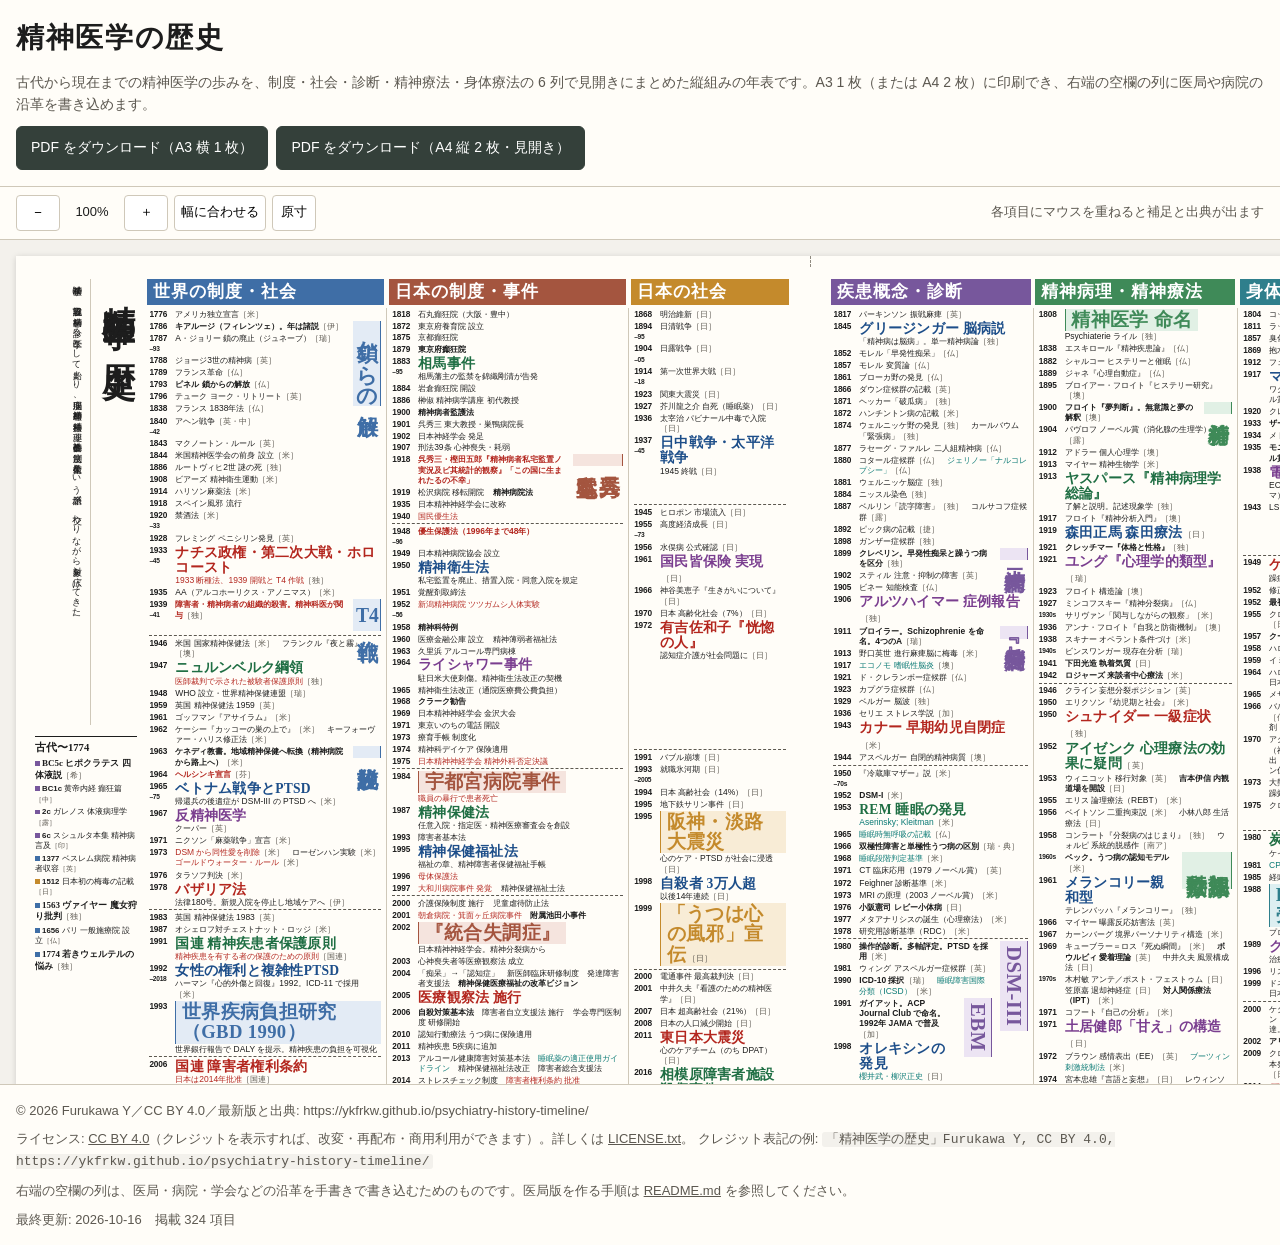
<file: docs/index.html>
<!doctype html>
<!--
  Purpose: 公開サイトの入口。年表（A3 版 HTML）を iframe で拡大縮小・横スクロールして見せ、PDF の入手先とライセンスを示す
  Inputs:  timeline/site.py が {{...}} を差し込む。同じフォルダの timeline.html・PDF・data/events.csv
  Outputs: site/index.html（静的ファイルのみ。外部 CDN なし）
  Depends: なし
-->
<html lang="ja">
<head>
<meta charset="utf-8">
<meta name="viewport" content="width=device-width, initial-scale=1">
<title>精神医学の歴史｜年表（A3・PDF）</title>
<meta name="description" content="古代から現在までの精神医学の歩みを、制度・社会・診断・精神療法・身体療法の 6 列で見開きにまとめた縦組みの年表です。A3 1 枚（または A4 2 枚）に印刷でき、右端の空欄の列に医局や病院の沿革を書き込めます。">
<meta property="og:title" content="精神医学の歴史｜年表">
<meta property="og:description" content="古代から現在までの精神医学の歩みを、制度・社会・診断・精神療法・身体療法の 6 列で見開きにまとめた縦組みの年表です。A3 1 枚（または A4 2 枚）に印刷でき、右端の空欄の列に医局や病院の沿革を書き込めます。">
<meta property="og:image" content="preview.png">
<style>
  :root {
    --ink: #1d1d1d;
    --ink-soft: #5c5850;
    --paper: #fffdf8;
    --surface: #f3f1ec;
    --rule: #cfc8b9;
    --accent: #34403a;
    --accent-ink: #fff;
    --font-sans: "Hiragino Sans", "Hiragino Kaku Gothic ProN", "Yu Gothic", "Noto Sans JP", sans-serif;
    --font-serif: "Hiragino Mincho ProN", "Yu Mincho", "Noto Serif JP", serif;
    --gap: 16px;
  }
  * { box-sizing: border-box; margin: 0; }
  body { font-family: var(--font-sans); color: var(--ink); background: var(--surface); line-height: 1.6; }
  a { color: inherit; }
  .site-head { display: grid; gap: 10px; padding: var(--gap); background: var(--paper); border-bottom: 1px solid var(--rule); }
  .site-title { font-family: var(--font-serif); font-size: clamp(20px, 4vw, 28px); letter-spacing: 0.06em; }
  .lead { color: var(--ink-soft); font-size: 14px; }
  .actions { display: flex; flex-wrap: wrap; gap: 8px; }
  .button { display: inline-flex; align-items: center; min-height: 44px; padding: 8px 14px; border-radius: 6px;
    border: 1px solid var(--accent); background: var(--accent); color: var(--accent-ink); text-decoration: none; font-size: 14px; }
  .button.secondary { background: transparent; color: var(--accent); }
  .toolbar { display: flex; flex-wrap: wrap; align-items: center; gap: 6px; padding: 8px var(--gap); font-size: 13px;
    background: var(--paper); border-bottom: 1px solid var(--rule); position: sticky; top: 0; z-index: 1; }
  .toolbar button { min-width: 44px; min-height: 36px; border: 1px solid var(--rule); background: #fff; border-radius: 4px;
    font: inherit; cursor: pointer; }
  .zoom-value { min-width: 4em; text-align: center; font-feature-settings: "tnum"; }
  .hint { color: var(--ink-soft); margin-left: auto; }
  .viewer { overflow: auto; height: calc(100vh - 56px); min-height: 360px; -webkit-overflow-scrolling: touch; }
  .stage { position: relative; margin: var(--gap); }
  .stage iframe { position: absolute; top: 0; left: 0; border: 0; background: #fff; transform-origin: 0 0;
    box-shadow: 0 1px 6px rgb(0 0 0 / 0.15); }
  .site-foot { display: grid; gap: 8px; padding: var(--gap); font-size: 13px; color: var(--ink-soft); background: var(--paper);
    border-top: 1px solid var(--rule); }
  .site-foot code { background: var(--surface); padding: 0 4px; border-radius: 3px; }
  @media (max-width: 640px) { .hint { display: none; } }
</style>
</head>
<body>
<header class="site-head">
  <h1 class="site-title">精神医学の歴史</h1>
  <p class="lead">古代から現在までの精神医学の歩みを、制度・社会・診断・精神療法・身体療法の 6 列で見開きにまとめた縦組みの年表です。A3 1 枚（または A4 2 枚）に印刷でき、右端の空欄の列に医局や病院の沿革を書き込めます。</p>
  <nav class="actions" aria-label="ダウンロード">
    <a class="button" href="psychiatry-history-timeline_A3.pdf" download>PDF をダウンロード（A3 横 1 枚）</a>
    <a class="button" href="psychiatry-history-timeline_A4x2.pdf" download>PDF をダウンロード（A4 縦 2 枚・見開き）</a>
  </nav>
</header>
<div class="toolbar" role="toolbar" aria-label="表示倍率">
  <button type="button" data-zoom="out" aria-label="縮小">−</button>
  <span class="zoom-value" aria-live="polite">100%</span>
  <button type="button" data-zoom="in" aria-label="拡大">＋</button>
  <button type="button" data-zoom="fit">幅に合わせる</button>
  <button type="button" data-zoom="actual">原寸</button>
  <span class="hint">各項目にマウスを重ねると補足と出典が出ます</span>
</div>
<main class="viewer">
  <div class="stage"><iframe src="timeline.html" title="精神医学の歴史（A3 年表）" loading="eager"></iframe></div>
</main>
<footer class="site-foot">
  <p>© 2026 Furukawa Y／CC BY 4.0／最新版と出典: https://ykfrkw.github.io/psychiatry-history-timeline/</p>
  <p>ライセンス: <a href="https://creativecommons.org/licenses/by/4.0/deed.ja">CC BY 4.0</a>（クレジットを表示すれば、改変・再配布・商用利用ができます）。詳しくは <a href="LICENSE.txt">LICENSE.txt</a>。
    クレジット表記の例: <code>「精神医学の歴史」Furukawa Y, CC BY 4.0, https://ykfrkw.github.io/psychiatry-history-timeline/</code></p>
  <p>右端の空欄の列は、医局・病院・学会などの沿革を手書きで書き込むためのものです。医局版を作る手順は <a href="README.md">README.md</a> を参照してください。</p>
  <p>最終更新: 2026-10-16　掲載 324 項目</p>
</footer>
<script type="module">
  const CANVAS_WIDTH_PX = 420 * 96 / 25.4;
  const CANVAS_HEIGHT_PX = 297 * 96 / 25.4;
  const ZOOM_STEP = 1.25;
  const ZOOM_MIN = 0.2;
  const ZOOM_MAX = 4;
  // 狭い画面で全体を縮めると字が読めないので、横スクロール前提の倍率で始める
  const NARROW_SCREEN_PX = 700;
  const NARROW_START_ZOOM = 0.6;

  const viewer = document.querySelector(".viewer");
  const stage = document.querySelector(".stage");
  const frame = stage.querySelector("iframe");
  const zoomLabel = document.querySelector(".zoom-value");
  frame.style.width = `${CANVAS_WIDTH_PX}px`;
  frame.style.height = `${CANVAS_HEIGHT_PX}px`;

  const fitZoom = () => {
    const marginPx = parseFloat(getComputedStyle(stage).marginLeft) * 2;
    return (viewer.clientWidth - marginPx) / CANVAS_WIDTH_PX;
  };
  const clampZoom = (zoom) => Math.min(ZOOM_MAX, Math.max(ZOOM_MIN, zoom));
  let zoom = 1;
  const applyZoom = (next) => {
    zoom = clampZoom(next);
    frame.style.transform = `scale(${zoom})`;
    stage.style.width = `${CANVAS_WIDTH_PX * zoom}px`;
    stage.style.height = `${CANVAS_HEIGHT_PX * zoom}px`;
    zoomLabel.textContent = `${Math.round(zoom * 100)}%`;
  };
  const actions = {
    in: () => applyZoom(zoom * ZOOM_STEP),
    out: () => applyZoom(zoom / ZOOM_STEP),
    fit: () => applyZoom(fitZoom()),
    actual: () => applyZoom(1),
  };
  document.querySelectorAll("[data-zoom]").forEach((button) => {
    button.addEventListener("click", () => actions[button.dataset.zoom]());
  });
  // 画面では原寸で見せる（縮めると文字が詰まって読めない）。狭い画面だけ縮小して始める
  applyZoom(window.innerWidth < NARROW_SCREEN_PX ? NARROW_START_ZOOM : 1);
</script>
</body>
</html>
</file>
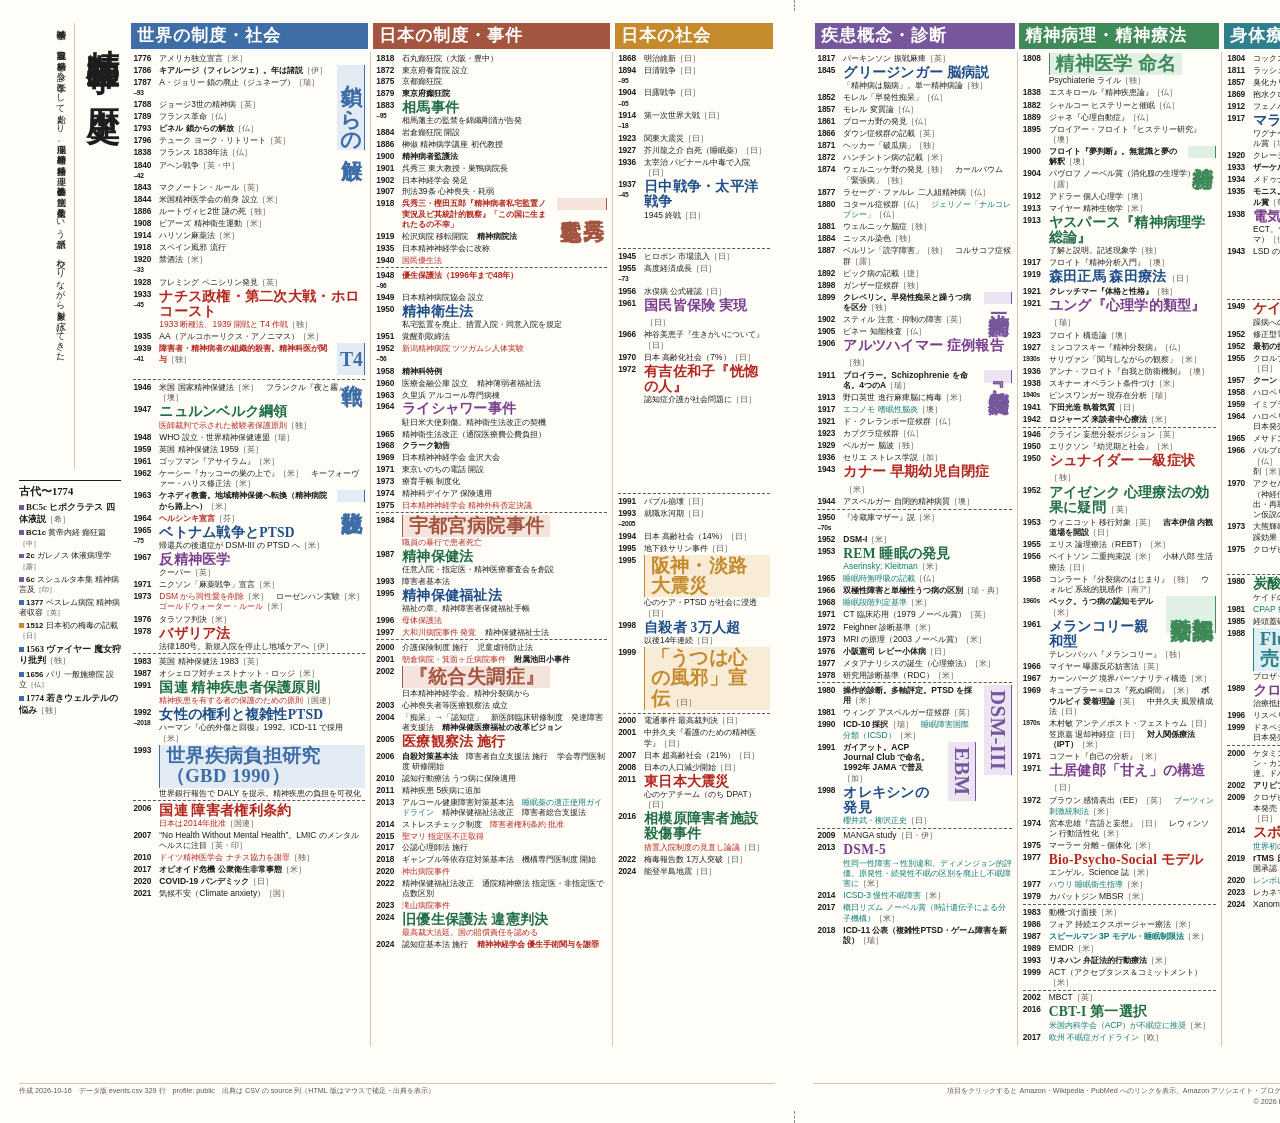
<file: docs/timeline.html>
<!doctype html><html lang="ja"><head><meta charset="utf-8"><title>精神医学の歴史（A3）</title><style>@page { size: 420mm 297mm; margin: 0; }
/*
 * Purpose: 縦組み見開き年表の印刷用スタイル（デザイントークン + 部品）
 * Inputs:  timeline/render.py・spread.py が HTML に埋め込む
 * Outputs: out/*.html の見た目（A3 横 1 枚 / A4 縦 × 2）
 * Depends: Hiragino（macOS 標準）。無ければ Yu / Noto。本文の大きさ --fs は fit.js が書き換える
 */
:root {
  --font-serif: "Hiragino Mincho ProN", "Yu Mincho", "Noto Serif JP", serif;
  --font-sans: "Hiragino Sans", "Hiragino Kaku Gothic ProN", "Noto Sans JP", sans-serif;
  --ink: #1d1d1d;
  --ink-soft: #5c5850;
  --ink-faint: #8f8a80;
  --paper: #fffdf8;
  --rule: #cfc8b9;

  /* 紙面の寸法。ノドは x=205〜215mm（A4 2 枚の境目 210mm を中心に） */
  --pad-top: 6mm;
  --foot-h: 6.4mm;  /* render.py がフッタの行数（1 行 4mm／2 行 6.4mm）で上書きする */
  --pad-bottom: 4mm;
  --side-left-x: 5mm;
  --side-left-w: 27mm;
  --spread-x: 34mm;
  /* 列幅・ノド・索引の幅は timeline/columns.py が grid-template-columns に直接書く */

  /* 文字の大きさ。--fs だけを fit.js が動かし、他は比率で追従する */
  --fs: 9pt;
  --kw-ratio: 1.6;
  --hl-ratio: 2.2;  /* emphasis=hl のハイライト見出し */
  --vband-ratio: 2.45;
  --year-w: 3.05em;

  --col-world: #3f6ea6;
  --col-japan: #a4553f;
  --col-society: #c48a2c;
  --col-diagnosis: #77579c;
  --col-mind: #3f8a58;
  --col-somatic: #2f7f8c;
  --tint-world: #e3ebf5;
  --tint-japan: #f5e4de;
  --tint-society: #f8ecd6;
  --tint-diagnosis: #ece4f3;
  --tint-mind: #e1f0e5;
  --tint-somatic: #ddeff1;
  --col-local: #34403a;
  --tint-local: #e3e7e4;

  --kw-0: #b3261e;
  --kw-1: #1f6e43;
  --kw-2: #1d4e89;
  --kw-3: #7a3e8f;

  --era-0: #e8d9c4;
  --era-1: #d6e2d0;
  --era-2: #d3dbe8;
  --era-3: #ead2d2;
  --era-4: #e2d6e8;
  --era-5: #d9e6e4;
  --era-6: #ece4c8;
  --band-bg: #e9e3d6;
  --vband-min: 12pt;

  /* 空欄の医局列（手書き用）。罫線は印刷で消えない程度に淡く */
  --write-line-gap: 6.5mm;  /* 罫線の色・太さは .cell-blank の SVG に直接書く（url() の中は変数が効かない） */
  --blank-head-bg: #fff;
}

* { box-sizing: border-box; margin: 0; padding: 0; }
html, body { background: #fff; }
body { font-family: var(--font-sans); color: var(--ink); -webkit-print-color-adjust: exact; print-color-adjust: exact; }

/* contain: strict がないと Chrome がはみ出た半分まで紙幅に入れて縮小印刷する */
.page { position: relative; overflow: hidden; contain: strict; height: 297mm; break-after: page; }
.page:last-child { break-after: auto; }
.page-a3 { width: 420mm; }
.page-a4 { width: 210mm; }
/* absolute にするのは、はみ出した右半分を Chrome の縮小印刷の幅計算に入れないため */
.canvas { position: absolute; top: 0; width: 420mm; height: 297mm; background: var(--paper); overflow: hidden; font-size: var(--fs); }

/* ---- 左余白：タイトル・論評・古代箱 ---- */
.side-left { position: absolute; left: var(--side-left-x); top: var(--pad-top); width: var(--side-left-w);
  bottom: calc(var(--pad-bottom) + var(--foot-h) + 1mm); overflow: hidden; display: flex; flex-direction: column; gap: 3mm; }
.side-head { writing-mode: vertical-rl; font-family: var(--font-serif); align-self: flex-end; }
.title { font-weight: 700; white-space: nowrap; letter-spacing: 0.12em; line-height: 1.1; }
.subtitle { font-size: 8pt; color: var(--ink-soft); margin-right: 1.2mm; letter-spacing: 0.05em; line-height: 1.4; }
.essay { font-size: 6.6pt; line-height: 1.75; margin-right: 2.5mm; padding-right: 1.5mm; border-right: 0.2mm solid var(--rule);
  text-align: justify; letter-spacing: 0.03em; }
.ancient { border-top: 0.5mm solid var(--ink); padding-top: 1mm; font-size: calc(var(--fs) * 0.92); line-height: 1.3; }
.side-box-head { font-family: var(--font-serif); font-weight: 700; font-size: 8pt; margin-bottom: 1mm; }
.legend { margin-top: auto; border-top: 0.5mm solid var(--ink); padding-top: 1mm; font-size: 5.4pt; line-height: 1.45; }
.legend .sw { display: inline-block; width: 2.2mm; height: 2.2mm; vertical-align: -0.35mm; margin-right: 0.8mm; }
.legend-gap { margin-top: 1mm; }
.legend .regions { display: flex; flex-wrap: wrap; column-gap: 1.4mm; color: var(--ink-soft); font-size: 5pt; }
.ancient-item { margin-bottom: 0.7mm; }
.ancient-item .mk { display: inline-block; width: 1.3mm; height: 1.3mm; margin-right: 0.6mm; background: var(--accent); }
.ancient-item .yr { font-weight: 700; margin-right: 0.6mm; font-feature-settings: "tnum"; }
.ancient-item.strong, .ancient-item.emph { font-weight: 700; }
.ancient-item.emph { font-size: 1.15em; font-family: var(--font-serif); }

/* ---- 見開き本体 ---- */
.spread { position: absolute; left: var(--spread-x); top: var(--pad-top); display: grid; }
.col-head { background: var(--accent); color: #fff; font-family: var(--font-serif); padding: 1.2mm 1.6mm 1mm;
  margin: 0 0.6mm 0.6mm; display: flex; flex-wrap: wrap; align-items: baseline; column-gap: 1.5mm; }
.col-heading { font-weight: 700; white-space: nowrap; letter-spacing: 0.06em; line-height: 1.1; }
.col-sub { font-size: 6.2pt; opacity: 0.9; }
.col-head-blank { background: var(--blank-head-bg); border: 0.2mm solid var(--rule); }
.corner { border: 0.4mm solid var(--ink); font-family: var(--font-serif); font-weight: 700; font-size: 9pt;
  line-height: 1.25; padding: 1mm; text-align: center; align-self: stretch; display: flex; align-items: center; justify-content: center; margin-bottom: 0.6mm; }

.era-band { display: flex; justify-content: space-between; align-items: baseline; background: var(--band-bg);
  font-family: var(--font-serif); padding: 0.1mm 1.6mm; margin: 0.5mm 0.6mm 0.4mm; border-left: 1.2mm solid var(--ink); line-height: 1.2; }
.era-label { font-size: 7.5pt; font-weight: 700; letter-spacing: 0.08em; }
.era-range { font-size: 6.5pt; font-weight: 700; font-feature-settings: "tnum"; }
.era-index { padding-top: 0.5mm; margin-top: 0.5mm; font-family: var(--font-serif); display: flex; flex-direction: column; gap: 1.2mm; }
.era-index-entry { border-left: 1.2mm solid var(--era); padding-left: 1.2mm; display: flex; flex-direction: column; gap: 0.2mm; }
.era-index-label { font-size: 6.8pt; font-weight: 700; line-height: 1.25; }
.era-index-range { font-size: 5.6pt; color: var(--ink-soft); font-feature-settings: "tnum"; }

/* 列内の時代見出し：その列の流れが時代の最初の項目に達した位置に入る */
.era-sub { font-family: var(--font-serif); font-weight: 700; font-size: calc(var(--fs) * 1.08); color: var(--ink-soft);
  border-top: 0.2mm solid var(--rule); border-left: 0.9mm solid var(--era); padding: 0.1em 0 0.05em 0.4em;
  margin: 0.35em 0 0.25em; letter-spacing: 0.06em; line-height: 1.2; }
.flow > .era-sub:first-child { margin-top: 0.1em; }

.cell { padding: 0.3mm 1.3mm 0.6mm; border-left: 0.15mm solid var(--rule); }
.cell.col-first { border-left: none; }
/* 時代の境: 列の中は細い破線、そろえた区間の境（sync_years）は少し濃い破線 */
.era-rule { border-top: 0.15mm dashed var(--rule); margin: 0.5mm 0 0.4mm; }
.sync-rule { border-top: 0.25mm dashed var(--ink-soft); margin: 0.6mm 0 0.4mm; }
/* sync_stops_bands: 縦帯の回り込みを同期線で止め、帯が下の年代に食い込まないようにする */
.sync-stops-bands .sync-rule { clear: both; }
.cell:not([data-era="0"]) { border-top: 0.25mm dashed var(--ink-soft, #777); }
.flow { display: flow-root; line-height: 1.22; }
/* 罫線は SVG の背景で引く（グラデーションは PDF で画像化されて線の濃さがむらになる）。高さ 6.5mm の繰り返し */
.cell-blank { background-image: url("data:image/svg+xml,%3Csvg xmlns='http://www.w3.org/2000/svg' viewBox='0 0 10 6.5' preserveAspectRatio='none'%3E%3Cline x1='0' y1='6.4' x2='10' y2='6.4' stroke='%23bdb4a2' stroke-width='0.2'/%3E%3C/svg%3E");
  background-size: 100% var(--write-line-gap); background-repeat: repeat-y; background-origin: content-box; background-clip: content-box; }
/* 空欄列は年号も同期の破線も置かず、等間隔の罫線だけにする（書き込む人が自由に使えるように） */
.cell-blank:not([data-era="0"]) { border-top: 0; }
.yb { position: relative; padding-left: var(--year-w); margin-bottom: 0.18em; }
.yb .yr { position: absolute; left: 0; top: 0; font-weight: 700; font-size: 0.98em; letter-spacing: -0.02em;
  font-feature-settings: "tnum"; color: var(--ink); width: calc(var(--year-w) - 0.25em); }
.yb-range { min-height: 2.5em; }
.yb .yr-end { white-space: nowrap; font-size: 0.8em; letter-spacing: -0.04em; }
.yb .yr-long { font-size: 0.78em; letter-spacing: -0.04em; line-height: 1.5; }
.it { margin-bottom: 0.05em; }
.it.strong { font-weight: 700; }
.run { margin-bottom: 0.05em; }
/* 追い込みの区切り。非表示の項目は display:none なので、見えている 2 つ目以降にだけ付く */
.run > .it:not(.is-hidden) ~ .it::before { content: "　"; font-weight: 400; }
.rg { font-weight: 400; color: var(--ink-soft); font-size: 0.92em; }

.h-item { margin: 0.05em 0 0.15em; }
.kw { font-family: var(--font-serif); font-weight: 700; font-size: calc(var(--fs) * var(--kw-ratio)); line-height: 1.12;
  color: var(--kw); letter-spacing: 0.02em; }
.kw .rg { font-family: var(--font-sans); font-size: calc(var(--fs) * 0.92); margin-left: 0.2em; }
.kw-detail { font-weight: 400; }
/* 横組みのハイライト見出し。配色は縦帯と同じ（列色の淡い地＋左の色線＋列色の字） */
.kw-hl { display: inline-block; font-size: calc(var(--fs) * var(--hl-ratio)); line-height: 1.1; background: var(--tint);
  border-left: 0.5mm solid var(--accent); padding: 0.05em 0.3em; color: var(--accent); }

.vband { float: right; writing-mode: vertical-rl; white-space: nowrap; font-family: var(--font-serif); font-weight: 700;
  font-size: max(var(--vband-min), calc(var(--fs) * var(--vband-ratio))); line-height: 1.08; letter-spacing: 0.02em; background: var(--tint);
  color: var(--accent); border-right: 0.5mm solid var(--accent); padding: 0.25em 0.12em; margin: 0 0 0.2em 0.35em; }
.v-item { font-weight: 400; }
.tcy { text-combine-upright: all; }

.is-hidden { display: none !important; }

/* ---- フッタ（ノドを跨がないよう左右に分ける） ---- */
.foot { position: absolute; bottom: var(--pad-bottom); height: var(--foot-h); font-size: 5.4pt; line-height: 1.4;
  color: var(--ink-soft); border-top: 0.2mm solid var(--rule); padding-top: 0.6mm; overflow: hidden; }
.foot-left { left: var(--side-left-x); width: calc(205mm - var(--side-left-x)); }
.foot-right { left: 215mm; right: 5mm; text-align: right; }
.fit-info { color: var(--ink); }
.gutter-mark { position: absolute; left: 210mm; height: 3mm; border-left: 0.15mm dashed var(--ink-faint); }
.gutter-mark.top { top: 0; }
.gutter-mark.bottom { bottom: 0; }

/* 項目ホバー（タッチ端末はタップ）のリンクメニュー（画面のみ。印刷では出さない） */
.has-lk { cursor: pointer; }
.has-lk:hover { background: rgba(63,110,166,0.10); }
.lk-menu { position: fixed; z-index: 1000; background: #fff; border: 1px solid #cfc8b9; border-radius: 6px; box-shadow: 0 4px 16px rgba(0,0,0,.18);
  font: 13px/1.4 "Hiragino Sans","Noto Sans JP",sans-serif; color: #1d1d1d; min-width: 200px; max-width: 320px; padding: 4px 0 6px; }
.lk-menu .lk-h { padding: 6px 12px 2px; font-weight: 700; font-size: 12px; color: #3a372f; }
.lk-menu .lk-tip { padding: 0 12px; font-size: 11px; line-height: 1.45; color: #6f6a60; overflow-wrap: anywhere; }
.lk-menu .lk-info { border-bottom: 1px solid #eee; padding-bottom: 6px; margin-bottom: 2px; }
.lk-menu a { display: flex; align-items: center; min-height: 28px; box-sizing: border-box; padding: 4px 12px; color: #1d4e89; text-decoration: none; }
.lk-menu a:hover { background: #eef3f9; }
.lk-menu a small { color: #8f8a80; margin-left: 6px; }
.lk-menu a.lk-amazon { min-height: 32px; margin: 6px 8px 4px; padding: 6px 12px; border: 1px solid #e3b25c; border-radius: 4px;
  background: #fff6e5; color: #6b3f00; font-weight: 700; }
.lk-menu a.lk-amazon:hover { background: #ffe9c2; }
.lk-menu a.lk-amazon small { color: #8a6a3a; font-weight: 400; }
@media print { .lk-menu { display: none !important; } .has-lk:hover { background: none; } }
</style></head><body><div class="page page-a3"><div class="canvas" style="left:0mm;--foot-h:6.4mm"><aside class="side-left"><div class="side-head" style="height:118mm"><h1 class="title" style="font-size:25.0pt">精神医学の歴史</h1><p class="essay">精神医学は、収容施設で精神病を診る医学として始まり、脳病理、精神病理と精神療法、薬理、社会的事件と法制度、公衆衛生という系譜が、交わりながら対象を広げてきた。</p></div><section class="ancient"><div class="side-box-head">古代〜1774</div><div class="ancient-item strong emph" data-id="e0001" style="--accent:var(--col-diagnosis)" title="黒胆汁など体液の不均衡で病を説明"><span class="mk"></span><span class="yr">BC5c</span>ヒポクラテス 四体液説<span class="rg">［希］</span></div><div class="ancient-item" data-id="e0002" style="--accent:var(--col-diagnosis)" title="『霊枢』癲狂篇に躁的・痙攣性の病態の記載。成立年は諸説"><span class="mk"></span><span class="yr">BC1c</span>黄帝内経 癲狂篇<span class="rg">［中］</span></div><div class="ancient-item" data-id="e0003" style="--accent:var(--col-diagnosis)" title="四体液説を体系化し中世まで支配"><span class="mk"></span><span class="yr">2c</span>ガレノス 体液病理学<span class="rg">［露］</span></div><div class="ancient-item" data-id="e0004" style="--accent:var(--col-diagnosis)" title="成立年は諸説（伝承は前6世紀、現存本文は後代）。後編ウッタラタントラ62章に狂気（ウンマーダ）"><span class="mk"></span><span class="yr">6c</span>スシュルタ本集 精神病言及<span class="rg">［印］</span></div><div class="ancient-item" data-id="e0005" style="--accent:var(--col-world)" title="1247年創設の修道院。1377年頃までに精神病者を収容"><span class="mk"></span><span class="yr">1377</span>ベスレム病院 精神病者収容<span class="rg">［英］</span></div><div class="ancient-item" data-id="e0006" style="--accent:var(--col-society)" title="竹田秀慶『月海録』に「唐瘡」。後の進行麻痺につながる"><span class="mk"></span><span class="yr">1512</span>日本初の梅毒の記載<span class="rg">［日］</span></div><div class="ancient-item strong emph" data-id="e0007" style="--accent:var(--col-world)" title="『悪魔の幻惑について』。魔女を病者とみなす"><span class="mk"></span><span class="yr">1563</span>ヴァイヤー 魔女狩り批判<span class="rg">［独］</span></div><div class="ancient-item" data-id="e0008" style="--accent:var(--col-world)" title="狂人・浮浪者の「大いなる閉じ込め」（フーコー）"><span class="mk"></span><span class="yr">1656</span>パリ 一般施療院 設立<span class="rg">［仏］</span></div><div class="ancient-item strong emph" data-id="e0009" style="--accent:var(--col-world)" title="ゲーテ。模倣自殺（ウェルテル効果）の語源"><span class="mk"></span><span class="yr">1774</span>若きウェルテルの悩み<span class="rg">［独］</span></div></section></aside><div class="spread sync-stops-bands" data-sync-tol="5" data-sync-mode="anchor" data-font-step="0.02" data-drop-levels="" style="grid-template-columns:64.00mm 64.00mm 43.00mm 10mm 54.08mm 54.08mm 54.08mm 36.75mm"><div class="col-head" style="grid-row:1;grid-column:1;--accent:var(--col-world)"><span class="col-heading" style="font-size:12.5pt">世界の制度・社会</span><span class="col-sub"></span></div><div class="col-head" style="grid-row:1;grid-column:2;--accent:var(--col-japan)"><span class="col-heading" style="font-size:12.5pt">日本の制度・事件</span><span class="col-sub"></span></div><div class="col-head" style="grid-row:1;grid-column:3;--accent:var(--col-society)"><span class="col-heading" style="font-size:12.5pt">日本の社会</span><span class="col-sub"></span></div><div class="col-head" style="grid-row:1;grid-column:5;--accent:var(--col-diagnosis)"><span class="col-heading" style="font-size:12.5pt">疾患概念・診断</span><span class="col-sub"></span></div><div class="col-head" style="grid-row:1;grid-column:6;--accent:var(--col-mind)"><span class="col-heading" style="font-size:12.5pt">精神病理・精神療法</span><span class="col-sub"></span></div><div class="col-head" style="grid-row:1;grid-column:7;--accent:var(--col-somatic)"><span class="col-heading" style="font-size:12.5pt">身体療法・薬物</span><span class="col-sub"></span></div><div class="col-head col-head-blank" style="grid-row:1;grid-column:8;--accent:var(--col-local)"><span class="col-heading" style="font-size:12.5pt"></span><span class="col-sub"></span></div><div class="cell col-first" data-era="0" style="grid-row:3;grid-column:1;--accent:var(--col-world);--tint:var(--tint-world)"><div class="flow"><div class="yb"><span class="yr">1776</span><div class="run"><span class="it" data-id="e0297" data-drop="2" title="人権思想の広がり / U.S. National Archives: Declaration of Independence (1776)">アメリカ独立宣言<span class="rg">［米］</span></span></div></div><div class="yb"><span class="yr">1786</span><div class="vband">鎖からの解放</div><div class="it v-item strong" data-id="e0010" data-drop="" title="キアルージ（フィレンツェ）。年は諸説 / Chiarugi / Chiarugi V. Della pazzia in genere, e in specie 1793–94; Shorter E. A History of Psychiatry. Wiley 1997">キアルージ（フィレンツェ）。年は諸説<span class="rg">［伊］</span></div></div><div class="yb yb-range"><span class="yr">1787<br><span class="yr-end">–93</span></span><div class="run"><span class="it" data-id="e0011" data-drop="3" title="病院管理者在任中に鎖を拘束衣へ。年は推定（記録なし） / Abraham Joly / Dreifuss JJ. Un briseur de chaînes, l’hospitalier Abraham Joly. Rev Med Suisse 2009;5:1228-31; Dictionnaire historique de la Suisse「Joly, Abraham」（R. Mayer）">A・ジョリー 鎖の廃止（ジュネーブ）<span class="rg">［瑞］</span></span></div></div><div class="yb"><span class="yr">1788</span><div class="run"><span class="it" data-id="e0012" data-drop="3" title="英国王の発病。拘束椅子が用いられ精神医療への関心が高まる / George III / Macalpine I, Hunter R. George III and the Mad-Business. 1969; Shorter E. A History of Psychiatry. Wiley 1997">ジョージ3世の精神病<span class="rg">［英］</span></span></div></div><div class="yb"><span class="yr">1789</span><div class="run"><span class="it" data-id="e0298" data-drop="2" title="人権宣言。ピネルの改革の背景 / Encyclopaedia Britannica「French Revolution」; Déclaration des droits de l&#x27;homme 1789（Légifrance）">フランス革命<span class="rg">［仏］</span></span></div></div><div class="yb"><span class="yr">1793</span><div class="run"><span class="it strong" data-id="e0013" data-drop="" title="ビセートル病院。実はピュサン主導 / Pinel; Pussin / Weiner DB. Am J Psychiatry 1979;136:1128-1134（Pussin の役割）; Shorter E. A History of Psychiatry. Wiley 1997">ピネル 鎖からの解放<span class="rg">［仏］</span></span></div></div><div class="yb"><span class="yr">1796</span><div class="run"><span class="it" data-id="e0014" data-drop="" title="クエーカー教徒による道徳療法 / William Tuke / Tuke S. Description of the Retreat. York 1813; Shorter E. A History of Psychiatry. Wiley 1997">テューク ヨーク・リトリート<span class="rg">［英］</span></span></div></div><div class="yb"><span class="yr">1838</span><div class="run"><span class="it" data-id="e0018" data-drop="2" title="県立精神病院の設置と入院手続きを規定 / Loi du 30 juin 1838 sur les aliénés（Légifrance）; Shorter E. A History of Psychiatry. Wiley 1997">フランス 1838年法<span class="rg">［仏］</span></span></div></div><div class="yb yb-range"><span class="yr">1840<br><span class="yr-end">–42</span></span><div class="run"><span class="it" data-id="e0313" data-drop="2" title="アヘン流入をめぐる英清戦争 / Encyclopaedia Britannica「Opium Wars」">アヘン戦争<span class="rg">［英・中］</span></span></div></div><div class="yb"><span class="yr">1843</span><div class="run"><span class="it" data-id="e0020" data-drop="2" title="責任能力判定基準 / McNaughtan / M&#x27;Naghten&#x27;s Case (1843) 10 Cl &amp; F 200">マクノートン・ルール<span class="rg">［英］</span></span></div></div><div class="yb"><span class="yr">1844</span><div class="run"><span class="it" data-id="e0021" data-drop="3" title="AMSAII（13人の病院長） / American Psychiatric Association: History of the APA（1844 AMSAII 設立）">米国精神医学会の前身 設立<span class="rg">［米］</span></span></div></div><div class="yb"><span class="yr">1886</span><div class="run"><span class="it" data-id="e0044" data-drop="3" title="精神病の鑑定後に主治医グッデンと共に溺死 / Ludwig II; Gudden / Encyclopaedia Britannica「Louis II, king of Bavaria」; Shorter E. A History of Psychiatry. Wiley 1997">ルートヴィヒ2世 謎の死<span class="rg">［独］</span></span></div></div><div class="yb"><span class="yr">1908</span><div class="run"><span class="it" data-id="e0060" data-drop="" title="『わが魂にあうまで』。翌年全米精神衛生委員会 / Beers / Beers CW. A Mind That Found Itself. 1908; Mental Health America 沿革（1909 NCMH）">ビアーズ 精神衛生運動<span class="rg">［米］</span></span></div></div><div class="yb"><span class="yr">1914</span><div class="run"><span class="it" data-id="e0314" data-drop="2" title="米国初の連邦麻薬規制 / Harrison Narcotics Tax Act, Pub. L. 63-223, 38 Stat. 785 (1914)">ハリソン麻薬法<span class="rg">［米］</span></span></div></div><div class="yb"><span class="yr">1918</span><div class="run"><span class="it" data-id="e0072" data-drop="3" title="CDC: 1918 Pandemic (H1N1 virus); Taubenberger JK, Morens DM. Emerg Infect Dis 2006;12:15-22">スペイン風邪 流行</span></div></div><div class="yb yb-range"><span class="yr">1920<br><span class="yr-end">–33</span></span><div class="run"><span class="it" data-id="e0315" data-drop="2" title="アルコールの製造・販売を禁止 / U.S. Constitution 18th Amendment (1919, 1920施行)・21st Amendment (1933)">禁酒法<span class="rg">［米］</span></span></div></div><div class="yb"><span class="yr">1928</span><div class="run"><span class="it" data-id="e0084" data-drop="3" title="のち進行麻痺の治療を変える / Fleming / Fleming A. Br J Exp Pathol 1929;10:226-236（発見1928）; Nobel Prize 1945">フレミング ペニシリン発見<span class="rg">［英］</span></span></div></div><div class="yb yb-range"><span class="yr">1933<br><span class="yr-end">–45</span></span><div class="it h-item strong" data-id="e0299" data-drop="" title="1933 断種法、1939 開戦と T4 作戦 / United States Holocaust Memorial Museum Holocaust Encyclopedia; RGBl. I 1933 S.529（断種法）" style="color:#b3261e"><div class="kw" style="--kw:var(--kw-0)">ナチス政権・第二次大戦・ホロコースト</div><div class="kw-detail">1933 断種法、1939 開戦と T4 作戦<span class="rg">［独］</span></div></div></div><div class="yb"><span class="yr">1935</span><div class="run"><span class="it" data-id="e0089" data-drop="2" title="自助グループ / Alcoholics Anonymous: Historical Data（1935年6月10日 アクロン）">AA（アルコホーリクス・アノニマス）<span class="rg">［米］</span></span></div></div><div class="yb yb-range"><span class="yr">1939<br><span class="yr-end">–41</span></span><div class="vband"><span class="tcy">T4</span>作戦</div><div class="it v-item strong" data-id="e0096" data-drop="" title="障害者・精神病者の組織的殺害。精神科医が関与 / Hitler / United States Holocaust Memorial Museum: Euthanasia Program（T4, 1939–41）; Shorter E. A History of Psychiatry. Wiley 1997" style="color:#b3261e">障害者・精神病者の組織的殺害。精神科医が関与<span class="rg">［独］</span></div></div><div class="sync-rule" data-sync="1945"></div><div class="yb"><span class="yr">1946</span><div class="run"><span class="it" data-id="e0105" data-drop="" title="National Mental Health Act。1949年 NIMH 設立 / NIH Almanac: NIMH（1946 National Mental Health Act、1949 設立）">米国 国家精神保健法<span class="rg">［米］</span></span><span class="it" data-id="e0107" data-drop="2" title="強制収容所体験。のちロゴセラピー / Frankl / Frankl VE. …trotzdem Ja zum Leben sagen. Wien 1946（邦題『夜と霧』1956）">フランクル『夜と霧』<span class="rg">［墺］</span></span></div></div><div class="yb"><span class="yr">1947</span><div class="it h-item strong" data-id="e0108" data-drop="" title="医師裁判で示された被験者保護原則 / Trials of War Criminals before the Nuernberg Military Tribunals Vol.2 1949; Shuster E. N Engl J Med 1997;337:1436" style="color:#b3261e"><div class="kw" style="--kw:var(--kw-1)">ニュルンベルク綱領</div><div class="kw-detail">医師裁判で示された被験者保護原則<span class="rg">［独］</span></div></div></div><div class="yb"><span class="yr">1948</span><div class="run"><span class="it" data-id="e0109" data-drop="3" title="WHO: History（1948年4月7日 WHO憲章発効）; World Federation for Mental Health 沿革（1948 ロンドン）">WHO 設立・世界精神保健連盟<span class="rg">［瑞］</span></span></div></div><div class="yb"><span class="yr">1959</span><div class="run"><span class="it" data-id="e0137" data-drop="" title="任意入院を原則化 / Mental Health Act 1959 (7 &amp; 8 Eliz 2 c 72)（legislation.gov.uk）">英国 精神保健法 1959<span class="rg">［英］</span></span></div></div><div class="yb"><span class="yr">1961</span><div class="run"><span class="it" data-id="e0143" data-drop="2" title="全制的施設。サズ『精神医学の神話』も同年 / Goffman; Szasz / Goffman E. Asylums. New York 1961; Szasz TS. The Myth of Mental Illness. New York 1961">ゴッフマン『アサイラム』<span class="rg">［米］</span></span></div></div><div class="yb"><span class="yr">1962</span><div class="run"><span class="it" data-id="e0146" data-drop="3" title="1975年映画化 / Kesey / Kesey K. One Flew Over the Cuckoo&#x27;s Nest. Viking 1962">ケーシー『カッコーの巣の上で』<span class="rg">［米］</span></span><span class="it" data-id="e0327" data-drop="2" title="サリドマイド禍を受け、新薬承認に有効性の立証（適切な比較試験）を義務化 / Kefauver; Harris / Drug Amendments of 1962 (Public Law 87-781, 1962-10-10); FDA: Kefauver-Harris Amendments Revolutionized Drug Development">キーフォーヴァー・ハリス修正法<span class="rg">［米］</span></span></div></div><div class="yb"><span class="yr">1963</span><div class="vband">脱施設化</div><div class="it v-item strong" data-id="e0147" data-drop="" title="ケネディ教書。地域精神保健へ転換（精神病院から路上へ） / Kennedy / Kennedy JF. Special Message on Mental Illness and Mental Retardation, 1963-02-05; Community Mental Health Act 1963">ケネディ教書。地域精神保健へ転換（精神病院から路上へ）<span class="rg">［米］</span></div></div><div class="yb"><span class="yr">1964</span><div class="run"><span class="it strong" data-id="e0149" data-drop="" title="世界医師会 / World Medical Association: Declaration of Helsinki（1964年6月 第18回総会）" style="color:#b3261e">ヘルシンキ宣言<span class="rg">［芬］</span></span></div></div><div class="yb yb-range"><span class="yr">1965<br><span class="yr-end">–75</span></span><div class="it h-item strong" data-id="e0300" data-drop="" title="帰還兵の後遺症が DSM-III の PTSD へ / Encyclopaedia Britannica「Vietnam War」; APA DSM-III 1980（PTSD）"><div class="kw" style="--kw:var(--kw-2)">ベトナム戦争とPTSD</div><div class="kw-detail">帰還兵の後遺症が DSM-III の PTSD へ<span class="rg">［米］</span></div></div></div><div class="yb"><span class="yr">1967</span><div class="it h-item strong" data-id="e0159" data-drop="" title="クーパー / Cooper / Cooper D. Psychiatry and Anti-Psychiatry. London 1967"><div class="kw" style="--kw:var(--kw-3)">反精神医学</div><div class="kw-detail">クーパー<span class="rg">［英］</span></div></div></div><div class="yb"><span class="yr">1971</span><div class="run"><span class="it" data-id="e0316" data-drop="2" title="厳罰化路線の起点 / Nixon R. Remarks About an Intensified Program for Drug Abuse Prevention and Control, 1971-06-17（American Presidency Project）">ニクソン「麻薬戦争」宣言<span class="rg">［米］</span></span></div></div><div class="yb"><span class="yr">1973</span><div class="run"><span class="it" data-id="e0180" data-drop="2" title="1974年 DSM-II 第7刷 / Drescher J. Behav Sci (Basel) 2015;5:565-575; APA DSM History" style="color:#b3261e">DSM から同性愛を削除<span class="rg">［米］</span></span><span class="it" data-id="e0181" data-drop="3" title="On being sane in insane places / Rosenhan / Rosenhan DL. Science 1973;179:250-258">ローゼンハン実験<span class="rg">［米］</span></span><span class="it" data-id="e0323" data-drop="2" title="APA 倫理規定。診察していない公人を診断しない / APA Principles of Medical Ethics, Section 7.3 (1973); 発端は1964年 Fact 誌の調査" style="color:#b3261e">ゴールドウォーター・ルール<span class="rg">［米］</span></span></div></div><div class="yb"><span class="yr">1976</span><div class="run"><span class="it" data-id="e0190" data-drop="2" title="警告義務 / Tarasoff / Tarasoff v. Regents of the University of California, 17 Cal.3d 425 (1976)">タラソフ判決<span class="rg">［米］</span></span></div></div><div class="yb"><span class="yr">1978</span><div class="it h-item strong" data-id="e0195" data-drop="" title="法律180号。新規入院を停止し地域ケアへ / Basaglia / Legge 13 maggio 1978, n. 180（Gazzetta Ufficiale）"><div class="kw" style="--kw:var(--kw-0)">バザリア法</div><div class="kw-detail">法律180号。新規入院を停止し地域ケアへ<span class="rg">［伊］</span></div></div></div><div class="sync-rule" data-sync="1980"></div><div class="yb"><span class="yr">1983</span><div class="run"><span class="it" data-id="e0201" data-drop="2" title="Mental Health Act 1983 c.20（legislation.gov.uk）">英国 精神保健法 1983<span class="rg">［英］</span></span></div></div><div class="yb"><span class="yr">1987</span><div class="run"><span class="it" data-id="e0205" data-drop="2" title="うつ病への薬物療法不実施を争う。EBM論議の契機 / Osheroff / Klerman GL. Am J Psychiatry 1990;147:409-418">オシェロフ対チェストナット・ロッジ<span class="rg">［米］</span></span></div></div><div class="yb"><span class="yr">1991</span><div class="it h-item strong" data-id="e0215" data-drop="" title="精神疾患を有する者の保護のための原則 / UN General Assembly Resolution A/RES/46/119（1991-12-17）" style="color:#b3261e"><div class="kw" style="--kw:var(--kw-1)">国連 精神疾患者保護原則</div><div class="kw-detail">精神疾患を有する者の保護のための原則<span class="rg">［国連］</span></div></div></div><div class="yb yb-range"><span class="yr">1992<br><span class="yr-end">–2018</span></span><div class="it h-item strong" data-id="e0307" data-drop="" title="ハーマン『心的外傷と回復』1992。ICD-11 で採用 / Herman / Herman JL. Trauma and Recovery. Basic Books 1992; WHO ICD-11 6B41"><div class="kw" style="--kw:var(--kw-2)">女性の権利と複雑性PTSD</div><div class="kw-detail">ハーマン『心的外傷と回復』1992。ICD-11 で採用<span class="rg">［米］</span></div></div></div><div class="yb"><span class="yr">1993</span><div class="it h-item strong" data-id="e0217" data-drop="" title="世界銀行報告で DALY を提示。精神疾患の負担を可視化 / Murray; Lopez / World Bank. World Development Report 1993: Investing in Health"><div class="kw kw-hl" style="--kw:var(--kw-3)">世界疾病負担研究（GBD 1990）</div><div class="kw-detail">世界銀行報告で DALY を提示。精神疾患の負担を可視化</div></div></div><div class="sync-rule" data-sync="2000"></div><div class="yb"><span class="yr">2006</span><div class="it h-item strong" data-id="e0251" data-drop="" title="日本は2014年批准 / UN A/RES/61/106（2006-12-13）; 外務省 障害者権利条約（2014-01-20 批准）" style="color:#b3261e"><div class="kw" style="--kw:var(--kw-0)">国連 障害者権利条約</div><div class="kw-detail">日本は2014年批准<span class="rg">［国連］</span></div></div></div><div class="yb"><span class="yr">2007</span><div class="run"><span class="it" data-id="e0254" data-drop="2" title="Prince ら Lancet グローバル・メンタルヘルス連載。低中所得国の治療ギャップを指摘し、2008 WHO mhGAP へ / Prince / Prince M et al. Lancet 2007;370:859-877">“No Health Without Mental Health”。LMIC のメンタルヘルスに注目<span class="rg">［英・印］</span></span></div></div><div class="yb"><span class="yr">2010</span><div class="run"><span class="it" data-id="e0261" data-drop="2" title="DGPPN。ドイツ精神医学精神療法神経学会 / Schneider F. DGPPN 2010-11-26 記念式典声明「Psychiatry under National Socialism」" style="color:#b3261e">ドイツ精神医学会 ナチス協力を謝罪<span class="rg">［独］</span></span></div></div><div class="yb"><span class="yr">2017</span><div class="run"><span class="it strong" data-id="e0317" data-drop="" title="1996 オキシコンチン発売が端緒。2021 過量服薬死10万人超 / 米国保健福祉省 2017-10-26 公衆衛生非常事態宣言; CDC NCHS Data Brief 2022（2021 過量服薬死 106,699）">オピオイド危機 公衆衛生非常事態<span class="rg">［米］</span></span></div></div><div class="yb"><span class="yr">2020</span><div class="run"><span class="it strong" data-id="e0286" data-drop="" title="WHO Director-General&#x27;s remarks 2020-03-11（パンデミック表明）">COVID-19 パンデミック<span class="rg">［日］</span></span></div></div><div class="yb"><span class="yr">2021</span><div class="run"><span class="it" data-id="e0338" data-drop="2" title="10か国の若者1万人調査で過半数が気候変動に強い不安 / Hickman / Hickman C et al. Lancet Planet Health 2021;5:e863-e873">気候不安（Climate anxiety）<span class="rg">［国］</span></span></div></div></div></div><div class="cell" data-era="0" style="grid-row:3;grid-column:2;--accent:var(--col-japan);--tint:var(--tint-japan)"><div class="flow"><div class="yb"><span class="yr">1818</span><div class="run"><span class="it" data-id="e0017" data-drop="3" title="石丸周吾が熊野田に収容施設。年は推定（文政年間） / 石丸周吾 / 小俣和一郎『精神病院の起源』太田出版 p.158-161（1818年頃）; 『新修豊中市史 第1巻 通史1』p.840（文政年間）; 国立国会図書館レファレンス協同DB（豊中市立図書館）">石丸癲狂院（大阪・豊中）</span></div></div><div class="yb"><span class="yr">1872</span><div class="run"><span class="it" data-id="e0028" data-drop="3" title="窮民収容施設。ロシア皇子来日に備えた困窮者収容が発端とされる。のち癲狂室が東京府癲狂院に / 東京都健康長寿医療センター 沿革（養育院 1872年創設）; 東京都福祉局 石神井学園 沿革（明治5年 東京府養育院創立）">東京府養育院 設立</span></div></div><div class="yb"><span class="yr">1875</span><div class="run"><span class="it" data-id="e0032" data-drop="" title="日本初の公立精神病院（南禅寺内）。1882廃止 / 京都府「京都府の医療の歴史」（明治8年 京都府癲狂院）; 岡田靖雄『日本精神科医療史』医学書院 2002">京都癲狂院</span></div></div><div class="yb"><span class="yr">1879</span><div class="run"><span class="it strong" data-id="e0034" data-drop="" title="養育院癲狂室を引継ぐ。巣鴨病院（1889）→松沢病院の起源 / 東京都立松沢病院 沿革; 岡田靖雄『日本精神科医療史』医学書院 2002">東京府癲狂院</span></div></div><div class="yb yb-range"><span class="yr">1883<br><span class="yr-end">–95</span></span><div class="it h-item strong" data-id="e0039" data-drop="" title="相馬藩主の監禁を錦織剛清が告発 / 相馬誠胤; 錦織剛清 / 世界大百科事典（コトバンク）相馬事件"><div class="kw" style="--kw:var(--kw-1)">相馬事件</div><div class="kw-detail">相馬藩主の監禁を錦織剛清が告発</div></div></div><div class="yb"><span class="yr">1884</span><div class="run"><span class="it" data-id="e0040" data-drop="" title="岩倉村の家庭看護（大雲寺伝承）を背景に。京都癲狂院の患者を受け入れ / 科研費 KAKENHI 17K01177 成果報告（岩倉癲狂院 1884）; 日本大百科全書「大雲寺」（コトバンク）">岩倉癲狂院 開設</span></div></div><div class="yb"><span class="yr">1886</span><div class="run"><span class="it" data-id="e0043" data-drop="" title="帝国大学医科大学で精神病学講義を開始 / 榊俶 / 岡田靖雄ほか 精神医学 1985（榊俶 1886年12月3日 第1回精神病学講義）; 岡田靖雄『日本精神科医療史』医学書院 2002">榊俶 精神病学講座 初代教授</span></div></div><div class="yb"><span class="yr">1900</span><div class="run"><span class="it strong" data-id="e0051" data-drop="" title="私宅監置を合法化 / 日本法令索引（国立国会図書館）: 精神病者監護法（明治33年法律第38号）">精神病者監護法</span></div></div><div class="yb"><span class="yr">1901</span><div class="run"><span class="it" data-id="e0053" data-drop="" title="拘束具を廃し作業療法を導入 / 呉秀三 / 日本大百科全書「呉秀三」（コトバンク）; 岡田靖雄『日本精神科医療史』医学書院 2002">呉秀三 東大教授・巣鴨病院長</span></div></div><div class="yb"><span class="yr">1902</span><div class="run"><span class="it" data-id="e0054" data-drop="" title="呉秀三・三浦謹之助ら。1935年に日本精神神経学会へ改称 / 呉秀三; 三浦謹之助 / 日本精神神経学会「学会の歴史」（1902 日本神経学会、1935 改称）">日本神経学会 発足</span></div></div><div class="yb"><span class="yr">1907</span><div class="run"><span class="it" data-id="e0059" data-drop="2" title="1908施行 / 日本法令索引（国立国会図書館）: 刑法（明治40年法律第45号）第39条、1908施行">刑法39条 心神喪失・耗弱</span></div></div><div class="yb"><span class="yr">1918</span><div class="vband">呉秀三<br>私宅監置</div><div class="it v-item strong" data-id="e0071" data-drop="" title="呉秀三・樫田五郎『精神病者私宅監置ノ実況及ビ其統計的観察』「この国に生まれたるの不幸」 / 呉秀三; 樫田五郎 / 呉秀三・樫田五郎『精神病者私宅監置ノ実況及ビ其統計的観察』東京医学会雑誌 1918; 岡田靖雄『日本精神科医療史』医学書院 2002" style="color:#b3261e">呉秀三・樫田五郎『精神病者私宅監置ノ実況及ビ其統計的観察』「この国に生まれたるの不幸」</div></div><div class="yb"><span class="yr">1919</span><div class="run"><span class="it" data-id="e0073" data-drop="" title="東京府巣鴨病院が荏原郡松沢村へ / 東京都立松沢病院 沿革（1919年11月 松沢村へ移転）; 岡田靖雄『日本精神科医療史』医学書院 2002">松沢病院 移転開院</span><span class="it strong" data-id="e0074" data-drop="" title="公立精神病院の設置を規定。財政難で整備は進まず / 日本法令索引（国立国会図書館）: 精神病院法（大正8年法律第25号）">精神病院法</span></div></div><div class="yb"><span class="yr">1935</span><div class="run"><span class="it" data-id="e0090" data-drop="" title="日本神経学会から / 日本精神神経学会「学会の歴史」（1935 改称）">日本精神神経学会に改称</span></div></div><div class="yb"><span class="yr">1940</span><div class="run"><span class="it" data-id="e0097" data-drop="" title="断種を規定。優生保護法の前身 / 日本法令索引（国立国会図書館）: 国民優生法（昭和15年法律第107号）" style="color:#b3261e">国民優生法</span></div></div><div class="sync-rule" data-sync="1945"></div><div class="yb yb-range"><span class="yr">1948<br><span class="yr-end">–96</span></span><div class="run"><span class="it strong" data-id="e0110" data-drop="" title="強制不妊手術を規定。1996 母体保護法で優生条項削除 / 日本法令索引（国立国会図書館）: 優生保護法（昭和23年法律第156号）→ 母体保護法（平成8年法律第105号）" style="color:#b3261e">優生保護法（1996年まで48年）</span></div></div><div class="yb"><span class="yr">1949</span><div class="run"><span class="it" data-id="e0112" data-drop="3" title="現・日本精神科病院協会 / 日本精神科病院協会 沿革（1949年10月 日本精神病院協会設立）">日本精神病院協会 設立</span></div></div><div class="yb"><span class="yr">1950</span><div class="it h-item strong" data-id="e0114" data-drop="" title="私宅監置を廃止、措置入院・同意入院を規定 / 日本法令索引（国立国会図書館）: 精神衛生法（昭和25年法律第123号）"><div class="kw" style="--kw:var(--kw-2)">精神衛生法</div><div class="kw-detail">私宅監置を廃止、措置入院・同意入院を規定</div></div></div><div class="yb"><span class="yr">1951</span><div class="run"><span class="it" data-id="e0117" data-drop="2" title="日本法令索引（国立国会図書館）: 覚せい剤取締法（昭和26年法律第252号）">覚醒剤取締法</span></div></div><div class="yb yb-range"><span class="yr">1952<br><span class="yr-end">–56</span></span><div class="run"><span class="it" data-id="e0119" data-drop="2" title="新潟大桂内科が患者149名に病原体注射。1957年日弁連警告 / 桂重鴻 / 第26回国会 衆議院文教委員会 1957-07-11 島野武証言（日弁連人権擁護委員会 恙虫病人体実験特別委員会の調査結果）" style="color:#b3261e">新潟精神病院 ツツガムシ人体実験</span></div></div><div class="yb"><span class="yr">1958</span><div class="run"><span class="it strong" data-id="e0133" data-drop="" title="医師・看護職員の配置基準を一般病床より低く設定 / 厚生事務次官通知（昭和33年10月）; 岡田靖雄『日本精神科医療史』医学書院 2002">精神科特例</span></div></div><div class="yb"><span class="yr">1960</span><div class="run"><span class="it" data-id="e0139" data-drop="3" title="民間精神科病院の増床を後押し / 日本法令索引（国立国会図書館）: 医療金融公庫法（1960）; 岡田靖雄『日本精神科医療史』医学書院 2002">医療金融公庫 設立</span><span class="it" data-id="e0140" data-drop="3" title="1999年知的障害者福祉法に改称 / 日本法令索引（国立国会図書館）: 精神薄弱者福祉法（昭和35年法律第37号）、平成10年法律第110号で改称">精神薄弱者福祉法</span></div></div><div class="yb"><span class="yr">1963</span><div class="run"><span class="it" data-id="e0148" data-drop="2" title="国立療養所久里浜病院 / 久里浜医療センター 沿革（1963 アルコール専門病棟）">久里浜 アルコール専門病棟</span></div></div><div class="yb"><span class="yr">1964</span><div class="it h-item strong" data-id="e0150" data-drop="" title="駐日米大使刺傷。精神衛生法改正の契機 / Reischauer / 国会会議録 1964（ライシャワー大使刺傷事件）; 厚生労働省 精神保健医療福祉施策の沿革"><div class="kw" style="--kw:var(--kw-3)">ライシャワー事件</div><div class="kw-detail">駐日米大使刺傷。精神衛生法改正の契機</div></div></div><div class="yb"><span class="yr">1965</span><div class="run"><span class="it" data-id="e0152" data-drop="" title="通院医療費公費負担、保健所を地域精神保健の第一線に / 日本法令索引（国立国会図書館）: 精神衛生法の一部を改正する法律（昭和40年法律第139号）">精神衛生法改正（通院医療費公費負担）</span></div></div><div class="yb"><span class="yr">1968</span><div class="run"><span class="it strong" data-id="e0161" data-drop="" title="WHO 派遣顧問が長期入院・地域ケア不足を指摘 / Clark / Clark DH. WHO 顧問報告書（Assignment Report）1968; 岡田靖雄『日本精神科医療史』医学書院 2002">クラーク勧告</span></div></div><div class="yb"><span class="yr">1969</span><div class="run"><span class="it" data-id="e0164" data-drop="2" title="学会改革、保安処分反対の運動へ / 日本精神神経学会「学会の歴史」（1969 第66回金沢総会）">日本精神神経学会 金沢大会</span></div></div><div class="yb"><span class="yr">1971</span><div class="run"><span class="it" data-id="e0174" data-drop="3" title="電話相談による自殺予防 / 日本いのちの電話連盟 沿革（1971年10月 東京いのちの電話）">東京いのちの電話 開設</span></div></div><div class="yb"><span class="yr">1973</span><div class="run"><span class="it" data-id="e0182" data-drop="3" title="厚生事務次官通知による / 厚生事務次官通知 発児第156号「療育手帳制度について」（昭和48年9月27日）">療育手帳 制度化</span></div></div><div class="yb"><span class="yr">1974</span><div class="run"><span class="it" data-id="e0184" data-drop="2" title="診療報酬点数表 1974（精神科デイ・ケア新設）; 厚生労働省 精神保健医療福祉施策の沿革">精神科デイケア 保険適用</span></div></div><div class="yb"><span class="yr">1975</span><div class="run"><span class="it" data-id="e0186" data-drop="" title="ロボトミー等を否定 / 日本精神神経学会「精神外科を否定する決議」1975年5月" style="color:#b3261e">日本精神神経学会 精神外科否定決議</span></div></div><div class="sync-rule" data-sync="1980"></div><div class="yb"><span class="yr">1984</span><div class="it h-item strong" data-id="e0203" data-drop="" title="職員の暴行で患者死亡 / 国会会議録 1984; 桐原尚之 Core Ethics 2015;11（宇都宮病院事件）" style="color:#b3261e"><div class="kw kw-hl" style="--kw:var(--kw-0)">宇都宮病院事件</div><div class="kw-detail">職員の暴行で患者死亡</div></div></div><div class="yb"><span class="yr">1987</span><div class="it h-item strong" data-id="e0206" data-drop="" title="任意入院・指定医・精神医療審査会を創設 / 日本法令索引（国立国会図書館）: 精神衛生法等の一部を改正する法律（昭和62年法律第98号）"><div class="kw" style="--kw:var(--kw-1)">精神保健法</div><div class="kw-detail">任意入院・指定医・精神医療審査会を創設</div></div></div><div class="yb"><span class="yr">1993</span><div class="run"><span class="it" data-id="e0218" data-drop="" title="精神障害者を「障害者」に位置づけ / 日本法令索引（国立国会図書館）: 障害者基本法（1993年 心身障害者対策基本法を改正・改称）">障害者基本法</span></div></div><div class="yb"><span class="yr">1995</span><div class="it h-item strong" data-id="e0222" data-drop="" title="福祉の章、精神障害者保健福祉手帳 / 日本法令索引（国立国会図書館）: 精神保健法の一部を改正する法律（平成7年法律第94号）"><div class="kw" style="--kw:var(--kw-2)">精神保健福祉法</div><div class="kw-detail">福祉の章、精神障害者保健福祉手帳</div></div></div><div class="yb"><span class="yr">1996</span><div class="run"><span class="it" data-id="e0225" data-drop="2" title="優生保護法から優生条項を削除 / 日本法令索引（国立国会図書館）: 優生保護法の一部を改正する法律（平成8年法律第105号）" style="color:#b3261e">母体保護法</span></div></div><div class="yb"><span class="yr">1997</span><div class="run"><span class="it" data-id="e0227" data-drop="2" title="患者暴行死を契機に不正が発覚、廃院 / 大阪府 大和川病院事件の記録; 大阪精神医療人権センター" style="color:#b3261e">大和川病院事件 発覚</span><span class="it" data-id="e0228" data-drop="2" title="日本法令索引（国立国会図書館）: 精神保健福祉士法（平成9年法律第131号）">精神保健福祉士法</span></div></div><div class="sync-rule" data-sync="2000"></div><div class="yb"><span class="yr">2000</span><div class="run"><span class="it" data-id="e0234" data-drop="2" title="日本法令索引（国立国会図書館）: 介護保険法（平成9年法律第123号）、2000年4月施行">介護保険制度 施行</span><span class="it" data-id="e0235" data-drop="3" title="日本法令索引（国立国会図書館）: 児童虐待の防止等に関する法律（平成12年法律第82号）">児童虐待防止法</span></div></div><div class="yb"><span class="yr">2001</span><div class="run"><span class="it" data-id="e0239" data-drop="3" title="埼玉と大阪で違法拘束・不正請求が発覚し保険指定取消 / 第151回国会 衆議院予算委員会第五分科会 2001-03-01（朝倉病院: 2000年末発覚・違法拘束・不正請求疑い）; 衆議院法務委員会厚生労働委員会連合審査会 2002-12-03（箕面ヶ丘病院: 前年に違法拘束・職員水増し発覚、2002年1月保険指定取消）; 大阪精神医療人権センター" style="color:#b3261e">朝倉病院・箕面ヶ丘病院事件</span><span class="it strong" data-id="e0241" data-drop="" title="→ 2003 医療観察法 成立の契機 / 文部科学省 附属池田小学校事件（2001年6月8日）; 厚生労働省 精神保健医療福祉施策の沿革">附属池田小事件</span></div></div><div class="yb"><span class="yr">2002</span><div class="it h-item strong" data-id="e0242" data-drop="" title="日本精神神経学会。精神分裂病から / 日本精神神経学会 2002年8月 呼称変更"><div class="kw kw-hl" style="--kw:var(--kw-3)">『統合失調症』</div><div class="kw-detail">日本精神神経学会。精神分裂病から</div></div></div><div class="yb"><span class="yr">2003</span><div class="run"><span class="it" data-id="e0245" data-drop="" title="2005施行 / 日本法令索引（国立国会図書館）: 心神喪失者等医療観察法（平成15年法律第110号）">心神喪失者等医療観察法 成立</span></div></div><div class="yb"><span class="yr">2004</span><div class="run"><span class="it" data-id="e0246" data-drop="" title="厚労省の用語検討会 / 厚生労働省「痴呆」に替わる用語に関する検討会 報告書 2004年12月">「痴呆」→「認知症」</span><span class="it" data-id="e0247" data-drop="3" title="初期研修必修化。精神科研修を含む / 厚生労働省 新医師臨床研修制度（2004年4月施行）">新医師臨床研修制度</span><span class="it" data-id="e0248" data-drop="" title="2005施行 / 日本法令索引（国立国会図書館）: 発達障害者支援法（平成16年法律第167号）">発達障害者支援法</span><span class="it strong" data-id="e0249" data-drop="" title="「入院医療中心から地域生活中心へ」 / 厚生労働省 精神保健医療福祉の改革ビジョン 2004年9月">精神保健医療福祉の改革ビジョン</span></div></div><div class="yb"><span class="yr">2005</span><div class="it h-item strong" data-id="e0250" data-drop="" title="日本法令索引（国立国会図書館）: 心神喪失者等医療観察法 2005年7月施行"><div class="kw" style="--kw:var(--kw-0)">医療観察法 施行</div></div></div><div class="yb"><span class="yr">2006</span><div class="run"><span class="it strong" data-id="e0252" data-drop="" title="日本法令索引（国立国会図書館）: 自殺対策基本法（平成18年法律第85号）">自殺対策基本法</span><span class="it" data-id="e0253" data-drop="" title="3障害一元化。2013年障害者総合支援法へ / 日本法令索引（国立国会図書館）: 障害者自立支援法（平成17年法律第123号）2006年施行">障害者自立支援法 施行</span><span class="it" data-id="e0308" data-drop="2" title="日本精神神経学会。2005年に施行細則決定 / 精神医学 連載「精神科専門医制度の誕生とその背景」（医学書院）">学会専門医制度 研修開始</span></div></div><div class="yb"><span class="yr">2010</span><div class="run"><span class="it" data-id="e0262" data-drop="" title="認知療法・認知行動療法 / 平成22年度診療報酬改定（認知療法・認知行動療法 新設）">認知行動療法 うつ病に保険適用</span></div></div><div class="yb"><span class="yr">2011</span><div class="run"><span class="it" data-id="e0263" data-drop="" title="医療計画（2013年度〜） / 厚生労働省 社会保障審議会医療部会 2011年7月（5疾病化）">精神疾患 5疾病に追加</span></div></div><div class="yb"><span class="yr">2013</span><div class="run"><span class="it" data-id="e0265" data-drop="3" title="2014施行 / 日本法令索引（国立国会図書館）: アルコール健康障害対策基本法（平成25年法律第109号）">アルコール健康障害対策基本法</span><span class="it" data-id="e0266" data-drop="2" title="厚労科研・日本睡眠学会 / 三島和夫編 睡眠薬の適正な使用と休薬のための診療ガイドライン（厚労科研・日本睡眠学会）2013" style="color:#0b7a75">睡眠薬の適正使用ガイドライン</span><span class="it" data-id="e0267" data-drop="" title="保護者制度を廃止、医療保護入院を見直し（2014施行） / 日本法令索引（国立国会図書館）: 精神保健及び精神障害者福祉に関する法律の一部を改正する法律（平成25年法律第47号）">精神保健福祉法改正</span><span class="it" data-id="e0268" data-drop="" title="障害者自立支援法を改正・改称 / 日本法令索引（国立国会図書館）: 地域社会における共生の実現に向けて…（平成24年法律第51号）2013施行">障害者総合支援法</span></div></div><div class="yb"><span class="yr">2014</span><div class="run"><span class="it" data-id="e0270" data-drop="2" title="労働安全衛生法改正（2015施行） / 日本法令索引（国立国会図書館）: 労働安全衛生法の一部を改正する法律（平成26年法律第82号）2015年12月施行">ストレスチェック制度</span><span class="it" data-id="e0271" data-drop="" title="外務省 障害者の権利に関する条約（2014年1月20日 批准書寄託）" style="color:#b3261e">障害者権利条約 批准</span></div></div><div class="yb"><span class="yr">2015</span><div class="run"><span class="it" data-id="e0273" data-drop="3" title="2015年発覚・20人取消。2016年 全国調査で89人の指定取消 / 厚生労働省 報道発表 2016-10-26（精神保健指定医89名の指定取消）; 2015-04-15（聖マリアンナ医大 20名）" style="color:#b3261e">聖マリ 指定医不正取得</span></div></div><div class="yb"><span class="yr">2017</span><div class="run"><span class="it" data-id="e0276" data-drop="2" title="心理職初の国家資格（2015公布） / 日本法令索引（国立国会図書館）: 公認心理師法（平成27年法律第68号）2017年9月施行">公認心理師法 施行</span></div></div><div class="yb"><span class="yr">2018</span><div class="run"><span class="it" data-id="e0279" data-drop="3" title="日本法令索引（国立国会図書館）: ギャンブル等依存症対策基本法（平成30年法律第74号）">ギャンブル等依存症対策基本法</span><span class="it" data-id="e0280" data-drop="3" title="日本専門医機構による新専門医制度 / 日本専門医機構 2018年度 新専門医制度開始; 日本精神神経学会 専門医制度">機構専門医制度 開始</span></div></div><div class="yb"><span class="yr">2020</span><div class="run"><span class="it" data-id="e0284" data-drop="3" title="看護職員による患者虐待 / 神戸市 神出病院における虐待事案 検証報告書 2021" style="color:#b3261e">神出病院事件</span></div></div><div class="yb"><span class="yr">2022</span><div class="run"><span class="it" data-id="e0287" data-drop="" title="虐待通報義務、入院者訪問支援事業（2024施行） / 日本法令索引（国立国会図書館）: 障害者総合支援法等の一部を改正する法律（令和4年法律第104号）">精神保健福祉法改正</span><span class="it" data-id="e0309" data-drop="2" title="令和4年改定で新設。2026年改定で非指定医を減算 / 厚労省保険局医療課「令和4年度診療報酬改定の概要 個別改定事項Ⅳ（精神医療）」p.10 通院・在宅精神療法の見直し">通院精神療法 指定医・非指定医で点数区別</span></div></div><div class="yb"><span class="yr">2023</span><div class="run"><span class="it" data-id="e0290" data-drop="2" title="患者虐待で職員逮捕。2022年改正法の虐待通報義務へ / 東京都 滝山病院 調査結果 2023; 厚生労働省 2023 通知" style="color:#b3261e">滝山病院事件</span></div></div><div class="yb"><span class="yr">2024</span><div class="it h-item strong" data-id="e0292" data-drop="" title="最高裁大法廷。国の賠償責任を認める / 最高裁判所大法廷 令和6年7月3日判決" style="color:#b3261e"><div class="kw" style="--kw:var(--kw-1)">旧優生保護法 違憲判決</div><div class="kw-detail">最高裁大法廷。国の賠償責任を認める</div></div></div><div class="yb"><span class="yr">2024</span><div class="run"><span class="it" data-id="e0293" data-drop="3" title="日本法令索引（国立国会図書館）: 共生社会の実現を推進するための認知症基本法（令和5年法律第65号）2024年1月施行">認知症基本法 施行</span><span class="it strong" data-id="e0310" data-drop="" title="2月1日声明。法委員会の検証報告書 / 日本精神神経学会「優生保護法に関する声明」2024-02-01" style="color:#b3261e">精神神経学会 優生手術関与を謝罪</span></div></div></div></div><div class="cell" data-era="0" style="grid-row:3;grid-column:3;--accent:var(--col-society);--tint:var(--tint-society)"><div class="flow"><div class="yb"><span class="yr">1868</span><div class="run"><span class="it" data-id="e0296" data-drop="" title="西洋医学（ドイツ医学）導入の起点 / Encyclopaedia Britannica「Meiji Restoration」; 国立国会図書館『近代日本人の肖像』">明治維新<span class="rg">［日］</span></span></div></div><div class="yb yb-range"><span class="yr">1894<br><span class="yr-end">–95</span></span><div class="run"><span class="it" data-id="e0330" data-drop="3" title="国立公文書館 アジア歴史資料センター「日清戦争」">日清戦争<span class="rg">［日］</span></span></div></div><div class="yb yb-range"><span class="yr">1904<br><span class="yr-end">–05</span></span><div class="run"><span class="it" data-id="e0331" data-drop="3" title="国立公文書館 アジア歴史資料センター「日露戦争」">日露戦争<span class="rg">［日］</span></span></div></div><div class="yb yb-range"><span class="yr">1914<br><span class="yr-end">–18</span></span><div class="run"><span class="it" data-id="e0332" data-drop="3" title="外務省 外交史料館「日本外交文書 第一次世界大戦」">第一次世界大戦<span class="rg">［日］</span></span></div></div><div class="yb"><span class="yr">1923</span><div class="run"><span class="it" data-id="e0082" data-drop="3" title="内閣府 防災情報「1923 関東大震災報告書」">関東大震災<span class="rg">［日］</span></span></div></div><div class="yb"><span class="yr">1927</span><div class="run"><span class="it" data-id="e0319" data-drop="2" title="芥川龍之介 / 日本大百科全書「芥川龍之介」（コトバンク）; 吉田精一『芥川龍之介』1942">芥川龍之介 自死（睡眠薬）<span class="rg">［日］</span></span></div></div><div class="yb"><span class="yr">1936</span><div class="run"><span class="it" data-id="e0320" data-drop="2" title="東京武蔵野病院。のち『人間失格』の題材 / 太宰治 / 日本大百科全書「太宰治」（コトバンク）; 山内祥史『太宰治の年譜』大修館書店 2012">太宰治 パビナール中毒で入院<span class="rg">［日］</span></span></div></div><div class="yb yb-range"><span class="yr">1937<br><span class="yr-end">–45</span></span><div class="it h-item strong" data-id="e0318" data-drop="" title="1945 終戦 / 国立国会図書館『史料にみる日本の近代』（1945年8月15日 終戦詔書）"><div class="kw" style="--kw:var(--kw-2)">日中戦争・太平洋戦争</div><div class="kw-detail">1945 終戦<span class="rg">［日］</span></div></div></div><div class="sync-rule" data-sync="1945"></div><div class="yb"><span class="yr">1945</span><div class="run"><span class="it" data-id="e0104" data-drop="2" title="軍需在庫の放出で覚醒剤乱用が拡大 / 法務省 犯罪白書（覚醒剤事犯の推移、第1次乱用期）; 国立精神・神経医療研究センター 薬物依存研究部">ヒロポン 市場流入<span class="rg">［日］</span></span></div></div><div class="yb yb-range"><span class="yr">1955<br><span class="yr-end">–73</span></span><div class="run"><span class="it" data-id="e0333" data-drop="2" title="内閣府 経済社会総合研究所 国民経済計算（実質成長率年平均約9%）">高度経済成長<span class="rg">［日］</span></span></div></div><div class="yb"><span class="yr">1956</span><div class="run"><span class="it" data-id="e0130" data-drop="3" title="環境省『水俣病の教訓と日本の水銀対策』（1956年5月1日 公式確認）">水俣病 公式確認<span class="rg">［日］</span></span></div></div><div class="yb"><span class="yr">1961</span><div class="it h-item strong" data-id="e0145" data-drop="" title="厚生労働白書 平成23年版（1961 国民皆保険）"><div class="kw" style="--kw:var(--kw-3)">国民皆保険 実現<span class="rg">［日］</span></div></div></div><div class="yb"><span class="yr">1966</span><div class="run"><span class="it" data-id="e0158" data-drop="3" title="長島愛生園での経験から / 神谷美恵子 / 神谷美恵子『生きがいについて』みすず書房 1966">神谷美恵子『生きがいについて』<span class="rg">［日］</span></span></div></div><div class="yb"><span class="yr">1970</span><div class="run"><span class="it" data-id="e0173" data-drop="3" title="総務省統計局 人口推計（1970 高齢化率7.1%）">日本 高齢化社会（7%）<span class="rg">［日］</span></span></div></div><div class="yb"><span class="yr">1972</span><div class="it h-item strong" data-id="e0179" data-drop="" title="認知症介護が社会問題に / 有吉佐和子 / 有吉佐和子『恍惚の人』新潮社 1972"><div class="kw" style="--kw:var(--kw-0)">有吉佐和子『恍惚の人』</div><div class="kw-detail">認知症介護が社会問題に<span class="rg">［日］</span></div></div></div><div class="sync-rule" data-sync="1980"></div><div class="yb"><span class="yr">1991</span><div class="run"><span class="it" data-id="e0334" data-drop="2" title="内閣府 景気基準日付（第11循環 山 1991年2月）">バブル崩壊<span class="rg">［日］</span></span></div></div><div class="yb yb-range"><span class="yr">1993<br><span class="yr-end">–2005</span></span><div class="run"><span class="it" data-id="e0335" data-drop="2" title="内閣官房 就職氷河期世代支援に関する行動計画（1993〜2004年頃の卒業者）">就職氷河期<span class="rg">［日］</span></span></div></div><div class="yb"><span class="yr">1994</span><div class="run"><span class="it" data-id="e0221" data-drop="3" title="総務省統計局 人口推計（1994 高齢化率14%超）">日本 高齢社会（14%）<span class="rg">［日］</span></span></div></div><div class="yb"><span class="yr">1995</span><div class="run"><span class="it" data-id="e0223" data-drop="2" title="警察庁 警察白書 平成7年版（地下鉄サリン事件）">地下鉄サリン事件<span class="rg">［日］</span></span></div></div><div class="yb"><span class="yr">1995</span><div class="it h-item strong" data-id="e0224" data-drop="" title="心のケア・PTSD が社会に浸透 / 内閣府 防災情報 阪神・淡路大震災教訓情報資料集"><div class="kw kw-hl" style="--kw:var(--kw-1)">阪神・淡路大震災</div><div class="kw-detail">心のケア・PTSD が社会に浸透<span class="rg">［日］</span></div></div></div><div class="yb"><span class="yr">1998</span><div class="it h-item strong" data-id="e0230" data-drop="" title="以後14年連続 / 厚生労働省・警察庁 自殺統計（1998 32,863人、2011まで3万人超）"><div class="kw" style="--kw:var(--kw-2)">自殺者 3万人超</div><div class="kw-detail">以後14年連続<span class="rg">［日］</span></div></div></div><div class="yb"><span class="yr">1999</span><div class="it h-item" data-id="e0324" data-drop="" title="Kitanaka J. Depression in Japan: Psychiatric Cures for a Society in Distress. Princeton UP 2012"><div class="kw kw-hl" style="--kw:var(--kw-3)">「うつは心の風邪」宣伝<span class="rg">［日］</span></div></div></div><div class="sync-rule" data-sync="2000"></div><div class="yb"><span class="yr">2000</span><div class="run"><span class="it" data-id="e0238" data-drop="2" title="過労による自殺に企業の責任を認める / 最高裁判所第二小法廷 平成12年3月24日判決 民集54巻3号1155頁">電通事件 最高裁判決<span class="rg">［日］</span></span></div></div><div class="yb"><span class="yr">2001</span><div class="run"><span class="it" data-id="e0240" data-drop="3" title="山口直彦と共著 / 中井久夫 / 中井久夫・山口直彦『看護のための精神医学』医学書院 2001">中井久夫『看護のための精神医学』<span class="rg">［日］</span></span></div></div><div class="yb"><span class="yr">2007</span><div class="run"><span class="it" data-id="e0255" data-drop="2" title="総務省統計局 人口推計（2007 高齢化率21%超）">日本 超高齢社会（21%）<span class="rg">［日］</span></span></div></div><div class="yb"><span class="yr">2008</span><div class="run"><span class="it" data-id="e0256" data-drop="2" title="総務省統計局 人口推計（2008年 人口ピーク）">日本の人口減少開始<span class="rg">［日］</span></span></div></div><div class="yb"><span class="yr">2011</span><div class="it h-item strong" data-id="e0264" data-drop="" title="心のケアチーム（のち DPAT） / 内閣府 防災白書; 厚生労働省 DPAT 活動要領 2013"><div class="kw" style="--kw:var(--kw-0)">東日本大震災</div><div class="kw-detail">心のケアチーム（のち DPAT）<span class="rg">［日］</span></div></div></div><div class="yb"><span class="yr">2016</span><div class="it h-item strong" data-id="e0275" data-drop="" title="措置入院制度の見直し論議 / 厚生労働省 相模原市の障害者支援施設における事件の検証及び再発防止策検討チーム報告書 2016" style="color:#b3261e"><div class="kw" style="--kw:var(--kw-1)">相模原障害者施設殺傷事件</div><div class="kw-detail">措置入院制度の見直し論議<span class="rg">［日］</span></div></div></div><div class="yb"><span class="yr">2022</span><div class="run"><span class="it" data-id="e0321" data-drop="2" title="感染症発生動向調査で年間報告数が初めて1万人超 / 国立感染症研究所 感染症発生動向調査">梅毒報告数 1万人突破<span class="rg">［日］</span></span></div></div><div class="yb"><span class="yr">2024</span><div class="run"><span class="it" data-id="e0295" data-drop="3" title="気象庁 令和6年能登半島地震">能登半島地震<span class="rg">［日］</span></span></div></div></div></div><div class="cell col-first" data-era="0" style="grid-row:3;grid-column:5;--accent:var(--col-diagnosis);--tint:var(--tint-diagnosis)"><div class="flow"><div class="yb"><span class="yr">1817</span><div class="run"><span class="it" data-id="e0016" data-drop="3" title="An Essay on the Shaking Palsy / Parkinson / Parkinson J. An Essay on the Shaking Palsy. London 1817">パーキンソン 振戦麻痺<span class="rg">［英］</span></span></div></div><div class="yb"><span class="yr">1845</span><div class="it h-item strong" data-id="e0022" data-drop="" title="「精神病は脳病」。単一精神病論 / Griesinger / Griesinger W. Die Pathologie und Therapie der psychischen Krankheiten. Stuttgart 1845"><div class="kw" style="--kw:var(--kw-2)">グリージンガー 脳病説</div><div class="kw-detail">「精神病は脳病」。単一精神病論<span class="rg">［独］</span></div></div></div><div class="yb"><span class="yr">1852</span><div class="run"><span class="it" data-id="e0023" data-drop="" title="démence précoce の語。1860年『精神病論』とする説も / Morel / Morel BA. Études cliniques 1852; Morel BA. Traité des maladies mentales 1860; Berrios GE. Br J Psychiatry 2003">モレル「早発性痴呆」<span class="rg">［仏］</span></span></div></div><div class="yb"><span class="yr">1857</span><div class="run"><span class="it" data-id="e0024" data-drop="" title="遺伝的変質が世代を経て進行するとする / Morel / Morel BA. Traité des dégénérescences. Paris 1857">モレル 変質論<span class="rg">［仏］</span></span></div></div><div class="yb"><span class="yr">1861</span><div class="run"><span class="it" data-id="e0025" data-drop="2" title="運動性失語の責任病巣 / Broca / Broca P. Bull Soc Anat Paris 1861;6:330-357">ブローカ野の発見<span class="rg">［仏］</span></span></div></div><div class="yb"><span class="yr">1866</span><div class="run"><span class="it" data-id="e0026" data-drop="3" title="Langdon Down / Langdon Down / Down JLH. London Hosp Clin Lect Rep 1866;3:259-262">ダウン症候群の記載<span class="rg">［英］</span></span></div></div><div class="yb"><span class="yr">1871</span><div class="run"><span class="it" data-id="e0027" data-drop="" title="Hebephrenie / Hecker / Hecker E. Arch Pathol Anat Physiol Klin Med 1871;52:394-429">ヘッカー「破瓜病」<span class="rg">［独］</span></span></div></div><div class="yb"><span class="yr">1872</span><div class="run"><span class="it" data-id="e0029" data-drop="3" title="Huntington / Huntington / Huntington G. Med Surg Reporter 1872;26:317-321">ハンチントン病の記載<span class="rg">［米］</span></span></div></div><div class="yb"><span class="yr">1874</span><div class="run"><span class="it" data-id="e0030" data-drop="2" title="感覚性失語 / Wernicke / Wernicke C. Der aphasische Symptomencomplex. Breslau 1874">ウェルニッケ野の発見<span class="rg">［独］</span></span><span class="it" data-id="e0031" data-drop="" title="Katatonie / Kahlbaum / Kahlbaum KL. Die Katatonie oder das Spannungsirresein. Berlin 1874">カールバウム「緊張病」<span class="rg">［独］</span></span></div></div><div class="yb"><span class="yr">1877</span><div class="run"><span class="it" data-id="e0033" data-drop="3" title="folie à deux / Lasègue; Falret / Lasègue C, Falret J. Ann Med Psychol 1877;18:321-355">ラセーグ・ファルレ 二人組精神病<span class="rg">［仏］</span></span></div></div><div class="yb"><span class="yr">1880</span><div class="run"><span class="it" data-id="e0035" data-drop="" title="否定妄想 / Cotard / Cotard J. Ann Med Psychol 1880;4:168-174（1882 délire des négations）">コタール症候群<span class="rg">［仏］</span></span><span class="it" data-id="e0036" data-drop="" title="命名 / Gélineau / Gélineau J. Gaz Hop 1880;53:626-628, 635-637" style="color:#0b7a75">ジェリノー「ナルコレプシー」<span class="rg">［仏］</span></span></div></div><div class="yb"><span class="yr">1881</span><div class="run"><span class="it" data-id="e0037" data-drop="" title="眼球運動障害・失調・意識障害 / Wernicke / Wernicke C. Lehrbuch der Gehirnkrankheiten Bd.2. Kassel 1881">ウェルニッケ脳症<span class="rg">［独］</span></span></div></div><div class="yb"><span class="yr">1884</span><div class="run"><span class="it" data-id="e0041" data-drop="3" title="神経細胞の染色法。年は諸説（1884/1894 発表） / Nissl / Nissl F. 1885 ミュンヘン大学懸賞論文; Nissl F. Neurol Centralbl 1894;13:676">ニッスル染色<span class="rg">［独］</span></span></div></div><div class="yb"><span class="yr">1887</span><div class="run"><span class="it" data-id="e0042" data-drop="3" title="眼科医が Dyslexie を命名（1887年の論文。1883年とする説も） / Rudolf Berlin / Berlin R. Eine besondere Art der Wortblindheit (Dyslexie). Wiesbaden 1887; Wagner RF. Bull Orton Soc 1973;23:57-63">ベルリン「読字障害」<span class="rg">［独］</span></span><span class="it" data-id="e0045" data-drop="" title="健忘・作話。アルコール性多発神経炎に伴う / Korsakoff / Korsakoff SS. Vestn Psikhiatr 1887; Victor M, Yakovlev PI. Neurology 1955;5:394">コルサコフ症候群<span class="rg">［露］</span></span></div></div><div class="yb"><span class="yr">1892</span><div class="run"><span class="it" data-id="e0047" data-drop="2" title="前頭側頭葉変性症の原型 / Pick / Pick A. Prager Med Wochenschr 1892;17:165-167">ピック病の記載<span class="rg">［捷］</span></span></div></div><div class="yb"><span class="yr">1898</span><div class="run"><span class="it" data-id="e0049" data-drop="" title="的外れ応答 / Ganser / Ganser SJ. Arch Psychiatr Nervenkr 1898;30:633-640">ガンザー症候群<span class="rg">［独］</span></span></div></div><div class="yb"><span class="yr">1899</span><div class="vband">二大精神病</div><div class="it v-item strong" data-id="e0050" data-drop="" title="クレペリン。早発性痴呆と躁うつ病を区分 / Kraepelin / Kraepelin E. Psychiatrie 6. Aufl. Leipzig 1899">クレペリン。早発性痴呆と躁うつ病を区分<span class="rg">［独］</span></div></div><div class="yb"><span class="yr">1902</span><div class="run"><span class="it" data-id="e0055" data-drop="3" title="ADHD の原型とされる講義 / Still / Still GF. Lancet 1902;159:1008-1012, 1077-1082, 1163-1168">スティル 注意・抑制の障害<span class="rg">［英］</span></span></div></div><div class="yb"><span class="yr">1905</span><div class="run"><span class="it" data-id="e0057" data-drop="2" title="Binet-Simon 尺度 / Binet; Simon / Binet A, Simon T. Année Psychol 1905;11:191-244">ビネー 知能検査<span class="rg">［仏］</span></span></div></div><div class="yb"><span class="yr">1906</span><div class="it h-item strong" data-id="e0058" data-drop="" title="Alzheimer / Alzheimer A. Allg Z Psychiatr 1907;64:146-148（1906年11月 テュービンゲン講演）"><div class="kw" style="--kw:var(--kw-3)">アルツハイマー 症例報告<span class="rg">［独］</span></div></div></div><div class="yb"><span class="yr">1911</span><div class="vband">『精神分裂病』</div><div class="it v-item strong" data-id="e0062" data-drop="" title="ブロイラー。Schizophrenie を命名。4つのA / Bleuler / Bleuler E. Dementia praecox oder Gruppe der Schizophrenien. Leipzig 1911">ブロイラー。Schizophrenie を命名。4つのA<span class="rg">［瑞］</span></div></div><div class="yb"><span class="yr">1913</span><div class="run"><span class="it" data-id="e0067" data-drop="" title="進行麻痺の病因を確定 / 野口英世 / Noguchi H, Moore JW. J Exp Med 1913;17:232-238">野口英世 進行麻痺脳に梅毒<span class="rg">［米］</span></span></div></div><div class="yb"><span class="yr">1917</span><div class="run"><span class="it" data-id="e0068" data-drop="3" title="睡眠中枢の発想につながる / von Economo / von Economo C. Wien Klin Wochenschr 1917;30:581-585" style="color:#0b7a75">エコノモ 嗜眠性脳炎<span class="rg">［墺］</span></span></div></div><div class="yb"><span class="yr">1921</span><div class="run"><span class="it" data-id="e0078" data-drop="" title="恋愛妄想（エロトマニー） / de Clérambault / de Clérambault GG. Bull Soc Clin Med Ment 1921; Œuvre psychiatrique 1942">ド・クレランボー症候群<span class="rg">［仏］</span></span></div></div><div class="yb"><span class="yr">1923</span><div class="run"><span class="it" data-id="e0080" data-drop="" title="替え玉妄想 / Capgras / Capgras J, Reboul-Lachaux J. Bull Soc Clin Med Ment 1923;11:6-16">カプグラ症候群<span class="rg">［仏］</span></span></div></div><div class="yb"><span class="yr">1929</span><div class="run"><span class="it" data-id="e0085" data-drop="" title="ヒトの脳波を報告（初記録1924） / Berger / Berger H. Arch Psychiatr Nervenkr 1929;87:527-570">ベルガー 脳波<span class="rg">［独］</span></span></div></div><div class="yb"><span class="yr">1936</span><div class="run"><span class="it" data-id="e0093" data-drop="" title="汎適応症候群 / Selye / Selye H. Nature 1936;138:32">セリエ ストレス学説<span class="rg">［加］</span></span></div></div><div class="yb"><span class="yr">1943</span><div class="it h-item strong" data-id="e0102" data-drop="" title="Kanner / Kanner L. Nerv Child 1943;2:217-250"><div class="kw" style="--kw:var(--kw-0)">カナー 早期幼児自閉症<span class="rg">［米］</span></div></div></div><div class="yb"><span class="yr">1944</span><div class="run"><span class="it" data-id="e0103" data-drop="" title="1981年ウィングが再評価 / Asperger / Asperger H. Arch Psychiatr Nervenkr 1944;117:76-136; Wing L. Psychol Med 1981;11:115-129">アスペルガー 自閉的精神病質<span class="rg">［墺］</span></span></div></div><div class="sync-rule" data-sync="1945"></div><div class="yb yb-range"><span class="yr">1950<br><span class="yr-end">–70s</span></span><div class="run"><span class="it" data-id="e0322" data-drop="2" title="自閉症の原因を冷たい母親の養育に帰した説。のち否定 / Kanner; Bettelheim / Kanner L. 1949; Bettelheim B. The Empty Fortress 1967">『冷蔵庫マザー』説<span class="rg">［米］</span></span></div></div><div class="yb"><span class="yr">1952</span><div class="run"><span class="it strong" data-id="e0120" data-drop="" title="米国精神医学会の最初の診断マニュアル / American Psychiatric Association: DSM History（DSM-I 1952）">DSM-I<span class="rg">［米］</span></span></div></div><div class="yb"><span class="yr">1953</span><div class="it h-item strong" data-id="e0122" data-drop="" title="Aserinsky; Kleitman / Aserinsky; Kleitman / Aserinsky E, Kleitman N. Science 1953;118:273-274" style="color:#0b7a75"><div class="kw" style="--kw:var(--kw-1)">REM 睡眠の発見</div><div class="kw-detail">Aserinsky; Kleitman<span class="rg">［米］</span></div></div></div><div class="yb"><span class="yr">1965</span><div class="run"><span class="it" data-id="e0154" data-drop="3" title="Gastaut ら / Gastaut / Gastaut H, Tassinari CA, Duron B. Rev Neurol 1965;112:568-579; Brain Res 1966;1:167-186" style="color:#0b7a75">睡眠時無呼吸の記載<span class="rg">［仏］</span></span></div></div><div class="yb"><span class="yr">1966</span><div class="run"><span class="it strong" data-id="e0339" data-drop="" title="アングスト（スイス）とペリス（スウェーデン）が独立に提唱 / Angst; Perris / Angst J. Zur Ätiologie und Nosologie endogener depressiver Psychosen. Springer 1966; Perris C. Acta Psychiatr Scand 1966;42(Suppl 194):1-189">双極性障害と単極性うつ病の区別<span class="rg">［瑞・典］</span></span></div></div><div class="yb"><span class="yr">1968</span><div class="run"><span class="it" data-id="e0163" data-drop="3" title="Rechtschaffen; Kales / Rechtschaffen; Kales / Rechtschaffen A, Kales A. A Manual of Standardized Terminology… NIH Publ 204. 1968" style="color:#0b7a75">睡眠段階判定基準<span class="rg">［米］</span></span></div></div><div class="yb"><span class="yr">1971</span><div class="run"><span class="it" data-id="e0305" data-drop="2" title="ハウンズフィールド。1979年ノーベル賞 / Hounsfield / Hounsfield GN. Br J Radiol 1973;46:1016-1022（1971 初の臨床撮影）; Nobel Prize 1979">CT 臨床応用（1979 ノーベル賞）<span class="rg">［英］</span></span></div></div><div class="yb"><span class="yr">1972</span><div class="run"><span class="it" data-id="e0311" data-drop="" title="ワシントン大学（セントルイス）。操作的診断の原型 / Feighner; Robins; Guze / Feighner JP et al. Arch Gen Psychiatry 1972;26:57-63">Feighner 診断基準<span class="rg">［米］</span></span></div></div><div class="yb"><span class="yr">1973</span><div class="run"><span class="it" data-id="e0306" data-drop="2" title="ラウターバー。2003年ノーベル賞 / Lauterbur; Mansfield / Lauterbur PC. Nature 1973;242:190-191; Nobel Prize 2003">MRI の原理（2003 ノーベル賞）<span class="rg">［米］</span></span></div></div><div class="yb"><span class="yr">1976</span><div class="run"><span class="it strong" data-id="e0191" data-drop="" title="1976年に剖検例を報告、1984年びまん性レビー小体病を提唱 / 小阪憲司 / Kosaka K et al. Acta Neuropathol 1976;36:221-233; Kosaka K et al. Clin Neuropathol 1984;3:185-192">小阪憲司 レビー小体病<span class="rg">［日］</span></span></div></div><div class="yb"><span class="yr">1977</span><div class="run"><span class="it" data-id="e0193" data-drop="2" title="グラスが1976年に命名、スミス＆グラス1977。アイゼンクへの反論 / Glass; Smith / Smith ML, Glass GV. Am Psychol 1977;32:752-760; Glass GV. Educ Res 1976;5:3-8">メタアナリシスの誕生（心理療法）<span class="rg">［米］</span></span></div></div><div class="yb"><span class="yr">1978</span><div class="run"><span class="it" data-id="e0312" data-drop="" title="スピッツァーら。DSM-III の土台 / Spitzer; Endicott; Robins / Spitzer RL et al. Arch Gen Psychiatry 1978;35:773-782">研究用診断基準（RDC）<span class="rg">［米］</span></span></div></div><div class="sync-rule" data-sync="1980"></div><div class="yb"><span class="yr">1980</span><div class="vband">DSM-III</div><div class="it v-item strong" data-id="e0197" data-drop="" title="操作的診断。多軸評定。PTSD を採用 / American Psychiatric Association. DSM-III. 1980">操作的診断。多軸評定。PTSD を採用<span class="rg">［米］</span></div></div><div class="yb"><span class="yr">1981</span><div class="run"><span class="it" data-id="e0199" data-drop="2" title="自閉症スペクトラムの再評価 / Wing / Wing L. Psychol Med 1981;11:115-129">ウィング アスペルガー症候群<span class="rg">［英］</span></span></div></div><div class="yb"><span class="yr">1990</span><div class="run"><span class="it strong" data-id="e0213" data-drop="" title="WHO 総会。1992年 F 章の臨床記述と診断ガイドライン / WHO: History of ICD（1990年5月 第43回世界保健総会）">ICD-10 採択<span class="rg">［瑞］</span></span><span class="it" data-id="e0214" data-drop="3" title="American Sleep Disorders Association. ICSD. 1990" style="color:#0b7a75">睡眠障害国際分類（ICSD）<span class="rg">［米］</span></span></div></div><div class="yb"><span class="yr">1991</span><div class="vband">EBM</div><div class="it v-item strong" data-id="e0216" data-drop="" title="ガイアット。ACP Journal Club で命名。1992年 JAMA で普及 / Guyatt / Guyatt GH. ACP J Club 1991;114:A-16; Evidence-Based Medicine Working Group. JAMA 1992;268:2420">ガイアット。ACP Journal Club で命名。1992年 JAMA で普及<span class="rg">［加］</span></div></div><div class="yb"><span class="yr">1998</span><div class="it h-item strong" data-id="e0229" data-drop="" title="櫻井武・柳沢正史 / 櫻井武; 柳沢正史 / Sakurai T et al. Cell 1998;92:573-585; de Lecea L et al. PNAS 1998;95:322" style="color:#0b7a75"><div class="kw" style="--kw:var(--kw-2)">オレキシンの発見</div><div class="kw-detail">櫻井武・柳沢正史<span class="rg">［日］</span></div></div></div><div class="sync-rule" data-sync="2000"></div><div class="yb"><span class="yr">2009</span><div class="run"><span class="it" data-id="e0257" data-drop="2" title="新規抗うつ薬12剤のネットワーク・メタアナリシス / Cipriani / Cipriani A et al. Lancet 2009;373:746-758">MANGA study<span class="rg">［日・伊］</span></span></div></div><div class="yb"><span class="yr">2013</span><div class="it h-item strong" data-id="e0269" data-drop="" title="性同一性障害→性別違和、ディメンジョン的評価。原発性・続発性不眠の区別を廃止し不眠障害に / American Psychiatric Association. DSM-5. 2013" style="color:#0b7a75"><div class="kw" style="--kw:var(--kw-3)">DSM-5</div><div class="kw-detail">性同一性障害→性別違和、ディメンジョン的評価。原発性・続発性不眠の区別を廃止し不眠障害に<span class="rg">［米］</span></div></div></div><div class="yb"><span class="yr">2014</span><div class="run"><span class="it" data-id="e0337" data-drop="2" title="原発性・続発性の区別をやめ、併存疾患があっても不眠そのものを治療対象に / American Academy of Sleep Medicine. International Classification of Sleep Disorders, 3rd ed. 2014" style="color:#0b7a75">ICSD-3 慢性不眠障害<span class="rg">［米］</span></span></div></div><div class="yb"><span class="yr">2017</span><div class="run"><span class="it" data-id="e0277" data-drop="2" title="Hall; Rosbash; Young / Hall; Rosbash; Young / Nobel Prize in Physiology or Medicine 2017" style="color:#0b7a75">概日リズム ノーベル賞（時計遺伝子による分子機構）<span class="rg">［米］</span></span></div></div><div class="yb"><span class="yr">2018</span><div class="run"><span class="it strong" data-id="e0281" data-drop="" title="遷延性悲嘆症も新設。パーソナリティ症を重症度と特性で記述、統合失調症の病型廃止、性別不合を精神疾患の章から移動。2019 採択、2022 発効 / WHO: ICD-11（2018-06 公表、2019 WHA72 採択、2022-01-01 発効）">ICD-11 公表（複雑性PTSD・ゲーム障害を新設）<span class="rg">［瑞］</span></span></div></div></div></div><div class="cell" data-era="0" style="grid-row:3;grid-column:6;--accent:var(--col-mind);--tint:var(--tint-mind)"><div class="flow"><div class="yb"><span class="yr">1808</span><div class="it h-item" data-id="e0015" data-drop="" title="Psychiaterie ライル / Reil / Reil JC. Beyträge zur Beförderung einer Curmethode auf psychischem Wege 1808; Marneros A. Br J Psychiatry 2008;193:1-3"><div class="kw kw-hl" style="--kw:var(--kw-0)">精神医学 命名</div><div class="kw-detail">Psychiaterie ライル<span class="rg">［独］</span></div></div></div><div class="yb"><span class="yr">1838</span><div class="run"><span class="it" data-id="e0019" data-drop="" title="幻覚と錯覚を区別。モノマニー / Esquirol / Esquirol JED. Des maladies mentales. Paris 1838">エスキロール『精神疾患論』<span class="rg">［仏］</span></span></div></div><div class="yb"><span class="yr">1882</span><div class="run"><span class="it" data-id="e0038" data-drop="" title="サルペトリエール。フロイト・ジャネが学ぶ / Charcot / Charcot JM. C R Acad Sci 1882;94:403-405; Shorter E. A History of Psychiatry. Wiley 1997">シャルコー ヒステリーと催眠<span class="rg">［仏］</span></span></div></div><div class="yb"><span class="yr">1889</span><div class="run"><span class="it" data-id="e0046" data-drop="" title="解離・心理的力の概念 / Janet / Janet P. L&#x27;automatisme psychologique. Paris 1889">ジャネ『心理自動症』<span class="rg">［仏］</span></span></div></div><div class="yb"><span class="yr">1895</span><div class="run"><span class="it" data-id="e0048" data-drop="" title="カタルシス法。アンナ・O / Breuer; Freud / Breuer J, Freud S. Studien über Hysterie. Wien 1895">ブロイアー・フロイト『ヒステリー研究』<span class="rg">［墺］</span></span></div></div><div class="yb"><span class="yr">1900</span><div class="vband">精神分析</div><div class="it v-item strong" data-id="e0052" data-drop="" title="フロイト『夢判断』。無意識と夢の解釈 / Freud / Freud S. Die Traumdeutung. Wien 1899（奥付1900）">フロイト『夢判断』。無意識と夢の解釈<span class="rg">［墺］</span></div></div><div class="yb"><span class="yr">1904</span><div class="run"><span class="it" data-id="e0056" data-drop="3" title="消化腺研究。条件反射は行動療法の基盤 / Pavlov / Nobel Prize in Physiology or Medicine 1904">パヴロフ ノーベル賞（消化腺の生理学）<span class="rg">［露］</span></span></div></div><div class="yb"><span class="yr">1912</span><div class="run"><span class="it" data-id="e0063" data-drop="" title="劣等感・権力への意志 / Adler / Adler A. Über den nervösen Charakter. Wiesbaden 1912">アドラー 個人心理学<span class="rg">［墺］</span></span></div></div><div class="yb"><span class="yr">1913</span><div class="run"><span class="it" data-id="e0065" data-drop="" title="フィップス・クリニック開設。米国精神医学を主導 / Adolf Meyer / Johns Hopkins Medicine: Henry Phipps Psychiatric Clinic 1913; Shorter E. A History of Psychiatry. Wiley 1997">マイヤー 精神生物学<span class="rg">［米］</span></span></div></div><div class="yb"><span class="yr">1913</span><div class="it h-item strong" data-id="e0066" data-drop="" title="了解と説明。記述現象学 / Jaspers / Jaspers K. Allgemeine Psychopathologie. Berlin 1913"><div class="kw" style="--kw:var(--kw-1)">ヤスパース『精神病理学総論』</div><div class="kw-detail">了解と説明。記述現象学<span class="rg">［独］</span></div></div></div><div class="yb"><span class="yr">1917</span><div class="run"><span class="it" data-id="e0069" data-drop="2" title="1916-17年の講義録 / Freud / Freud S. Vorlesungen zur Einführung in die Psychoanalyse. Wien 1916–17">フロイト『精神分析入門』<span class="rg">［墺］</span></span></div></div><div class="yb"><span class="yr">1919</span><div class="it h-item strong" data-id="e0075" data-drop="" title="森田正馬 / 森田正馬『神経質及神経衰弱症の療法』1921; 日本森田療法学会「森田療法とは」"><div class="kw" style="--kw:var(--kw-2)">森田正馬 森田療法<span class="rg">［日］</span></div></div></div><div class="yb"><span class="yr">1921</span><div class="run"><span class="it strong" data-id="e0077" data-drop="" title="循環気質・分裂気質 / Kretschmer / Kretschmer E. Körperbau und Charakter. Berlin 1921">クレッチマー『体格と性格』<span class="rg">［独］</span></span></div></div><div class="yb"><span class="yr">1921</span><div class="it h-item strong" data-id="e0079" data-drop="" title="Jung / Jung CG. Psychologische Typen. Zürich 1921"><div class="kw" style="--kw:var(--kw-3)">ユング『心理学的類型』<span class="rg">［瑞］</span></div></div></div><div class="yb"><span class="yr">1923</span><div class="run"><span class="it" data-id="e0081" data-drop="" title="『自我とエス』。自我・エス・超自我 / Freud / Freud S. Das Ich und das Es. Wien 1923">フロイト 構造論<span class="rg">［墺］</span></span></div></div><div class="yb"><span class="yr">1927</span><div class="run"><span class="it" data-id="e0083" data-drop="" title="現実との生ける接触の喪失 / Minkowski / Minkowski E. La schizophrénie. Paris 1927">ミンコフスキー『精神分裂病』<span class="rg">［仏］</span></span></div></div><div class="yb"><span class="yr yr-long">1930s</span><div class="run"><span class="it" data-id="e0086" data-drop="2" title="対人関係論 / Sullivan / Sullivan HS. Conceptions of Modern Psychiatry 1940; The Interpersonal Theory of Psychiatry 1953">サリヴァン「関与しながらの観察」<span class="rg">［米］</span></span></div></div><div class="yb"><span class="yr">1936</span><div class="run"><span class="it" data-id="e0092" data-drop="" title="Anna Freud / Anna Freud / Freud A. Das Ich und die Abwehrmechanismen. Wien 1936">アンナ・フロイト『自我と防衛機制』<span class="rg">［墺］</span></span></div></div><div class="yb"><span class="yr">1938</span><div class="run"><span class="it" data-id="e0094" data-drop="3" title="『生体の行動』 / Skinner / Skinner BF. The Behavior of Organisms. New York 1938">スキナー オペラント条件づけ<span class="rg">［米］</span></span></div></div><div class="yb"><span class="yr yr-long">1940s</span><div class="run"><span class="it" data-id="e0098" data-drop="" title="Daseinsanalyse / Binswanger / Binswanger L. Grundformen und Erkenntnis menschlichen Daseins. Zürich 1942">ビンスワンガー 現存在分析<span class="rg">［瑞］</span></span></div></div><div class="yb"><span class="yr">1941</span><div class="run"><span class="it strong" data-id="e0099" data-drop="" title="躁うつ病の病前性格。1932年学会発表とする説も（諸説） / 下田光造 / Revisiting Shimoda&#x27;s Shuuchaku-Kishitsu (PMC3173958)">下田光造 執着気質<span class="rg">［日］</span></span></div></div><div class="yb"><span class="yr">1942</span><div class="run"><span class="it strong" data-id="e0100" data-drop="" title="非指示的カウンセリング / Rogers / Rogers CR. Counseling and Psychotherapy. Boston 1942">ロジャーズ 来談者中心療法<span class="rg">［米］</span></span></div></div><div class="sync-rule" data-sync="1945"></div><div class="yb"><span class="yr">1946</span><div class="run"><span class="it" data-id="e0106" data-drop="" title="抑うつポジション（1935）と対 / Melanie Klein / Klein M. Int J Psychoanal 1946;27:99-110; Klein M. Int J Psychoanal 1935;16:145-174">クライン 妄想分裂ポジション<span class="rg">［英］</span></span></div></div><div class="yb"><span class="yr">1950</span><div class="run"><span class="it" data-id="e0115" data-drop="" title="心理社会的発達の8段階 / Erikson / Erikson EH. Childhood and Society. New York 1950">エリクソン『幼児期と社会』<span class="rg">［米］</span></span></div></div><div class="yb"><span class="yr">1950</span><div class="it h-item strong" data-id="e0116" data-drop="" title="Kurt Schneider / Schneider K. Klinische Psychopathologie. Stuttgart 1950（初出 1939）"><div class="kw" style="--kw:var(--kw-0)">シュナイダー 一級症状<span class="rg">［独］</span></div></div></div><div class="yb"><span class="yr">1952</span><div class="it h-item strong" data-id="e0341" data-drop="" title="Eysenck / Eysenck HJ. The effects of psychotherapy: an evaluation. J Consult Psychol 1952;16:319-324"><div class="kw" style="--kw:var(--kw-1)">アイゼンク 心理療法の効果に疑問<span class="rg">［英］</span></div></div></div><div class="yb"><span class="yr">1953</span><div class="run"><span class="it" data-id="e0123" data-drop="" title="ほどよい母親 / Winnicott / Winnicott DW. Int J Psychoanal 1953;34:89-97">ウィニコット 移行対象<span class="rg">［英］</span></span><span class="it strong" data-id="e0124" data-drop="" title="大和郡山に内観道場（のち内観研修所）。内観療法の拠点 / 吉本伊信 / 井原彰一「内観の創始者『吉本伊信の生涯・人間像』」内観研究 27(1):11（37歳で大和郡山市に内観道場を開設）">吉本伊信 内観道場を開設<span class="rg">［日］</span></span></div></div><div class="yb"><span class="yr">1955</span><div class="run"><span class="it" data-id="e0126" data-drop="" title="ABC 理論 / Ellis / Ellis A. Reason and Emotion in Psychotherapy. New York 1962（1955 開始）">エリス 論理療法（REBT）<span class="rg">［米］</span></span></div></div><div class="yb"><span class="yr">1956</span><div class="run"><span class="it" data-id="e0128" data-drop="2" title="統合失調症の家族研究 / Bateson / Bateson G, Jackson DD, Haley J, Weakland J. Behav Sci 1956;1:251-264">ベイトソン 二重拘束説<span class="rg">［米］</span></span><span class="it" data-id="e0129" data-drop="3" title="生活指導・レク・作業療法を「生活療法」と総称 / 小林八郎 / 小林八郎・小林清男「リクリエーション療法」日本醫事新報 1956;1662:35-41; 山口芳文「精神医療と作業療法―65年の歩み―」昭和学士会誌 2015;75(5):528-533">小林八郎 生活療法<span class="rg">［日］</span></span></div></div><div class="yb"><span class="yr">1958</span><div class="run"><span class="it" data-id="e0134" data-drop="2" title="トレマ・アポフェニー / Conrad / Conrad K. Die beginnende Schizophrenie. Stuttgart 1958">コンラート『分裂病のはじまり』<span class="rg">［独］</span></span><span class="it" data-id="e0135" data-drop="" title="逆制止による心理療法 / Wolpe / Wolpe J. Psychotherapy by Reciprocal Inhibition. Stanford 1958">ウォルピ 系統的脱感作<span class="rg">［南ア］</span></span></div></div><div class="yb"><span class="yr yr-long">1960s</span><div class="vband">認知療法と<br>行動療法</div><div class="it v-item strong" data-id="e0142" data-drop="" title="ベック。うつ病の認知モデル / Beck / Beck AT. Arch Gen Psychiatry 1963;9:324-333; Beck AT. Depression 1967">ベック。うつ病の認知モデル<span class="rg">［米］</span></div></div><div class="yb"><span class="yr">1961</span><div class="it h-item strong" data-id="e0144" data-drop="" title="テレンバッハ『メランコリー』 / Tellenbach / Tellenbach H. Melancholie. Berlin 1961"><div class="kw" style="--kw:var(--kw-2)">メランコリー親和型</div><div class="kw-detail">テレンバッハ『メランコリー』<span class="rg">［独］</span></div></div></div><div class="yb"><span class="yr">1966</span><div class="run"><span class="it" data-id="e0325" data-drop="" title="強迫性障害への ERP / Meyer / Meyer V. Modification of expectations in cases with obsessional rituals. Behav Res Ther 1966;4:273-280">マイヤー 曝露反応妨害法<span class="rg">［英］</span></span></div></div><div class="yb"><span class="yr">1967</span><div class="run"><span class="it" data-id="e0160" data-drop="" title="Kernberg / Kernberg / Kernberg O. J Am Psychoanal Assoc 1967;15:641-685">カーンバーグ 境界パーソナリティ構造<span class="rg">［米］</span></span></div></div><div class="yb"><span class="yr">1969</span><div class="run"><span class="it" data-id="e0165" data-drop="" title="死の受容の5段階 / Kübler-Ross / Kübler-Ross E. On Death and Dying. New York 1969">キューブラー＝ロス『死ぬ瞬間』<span class="rg">［米］</span></span><span class="it strong" data-id="e0166" data-drop="" title="『母子関係の理論』第1巻。1951年WHO報告 / Bowlby / Bowlby J. Attachment and Loss Vol.1. 1969; Bowlby J. Maternal Care and Mental Health. WHO 1951">ボウルビィ 愛着理論<span class="rg">［英］</span></span><span class="it" data-id="e0167" data-drop="" title="描画による治療的面接 / 中井久夫 / 中井久夫 芸術療法 1970;2:77-90（風景構成法 1969 考案）">中井久夫 風景構成法<span class="rg">［日］</span></span></div></div><div class="yb"><span class="yr yr-long">1970s</span><div class="run"><span class="it" data-id="e0170" data-drop="" title="時間論的精神病理学 / 木村敏 / 木村敏『自覚の精神病理』紀伊國屋書店 1970; 木村敏『時間と自己』中公新書 1982">木村敏 アンテ／ポスト・フェストゥム<span class="rg">［日］</span></span><span class="it" data-id="e0171" data-drop="" title="スチューデント・アパシー。小精神療法も提唱 / 笠原嘉 / 笠原嘉『アパシー・シンドローム』岩波書店 1984; 笠原嘉『退却神経症』講談社 1988">笠原嘉 退却神経症<span class="rg">［日］</span></span><span class="it strong" data-id="e0172" data-drop="" title="うつ病研究から開発（マニュアル1984） / Klerman; Weissman / Klerman GL, Weissman MM et al. Interpersonal Psychotherapy of Depression. Basic Books 1984">対人関係療法（IPT）<span class="rg">［米］</span></span></div></div><div class="yb"><span class="yr">1971</span><div class="run"><span class="it" data-id="e0175" data-drop="" title="自己心理学 / Kohut / Kohut H. The Analysis of the Self. New York 1971">コフート『自己の分析』<span class="rg">［米］</span></span></div></div><div class="yb"><span class="yr">1971</span><div class="it h-item strong" data-id="e0176" data-drop="" title="土居健郎 / 土居健郎『「甘え」の構造』弘文堂 1971"><div class="kw" style="--kw:var(--kw-3)">土居健郎「甘え」の構造<span class="rg">［日］</span></div></div></div><div class="yb"><span class="yr">1972</span><div class="run"><span class="it" data-id="e0177" data-drop="2" title="家族の高EEと再発 / Brown / Brown GW, Birley JLT, Wing JK. Br J Psychiatry 1972;121:241-258">ブラウン 感情表出（EE）<span class="rg">［英］</span></span><span class="it" data-id="e0178" data-drop="2" title="Bootzin / Bootzin / Bootzin RR. Proc Annu Conv Am Psychol Assoc 1972;7:395-396" style="color:#0b7a75">ブーツィン 刺激統制法<span class="rg">［米］</span></span></div></div><div class="yb"><span class="yr">1974</span><div class="run"><span class="it" data-id="e0168" data-drop="" title="妄想を言語論から考察。病跡学の第一人者 / 宮本忠雄 / 宮本忠雄『言語と妄想―危機意識の病理』平凡社選書33, 1974（CiNii NCID BN00482392）; 自治医科大学精神医学講座「教室の歩み」">宮本忠雄『言語と妄想』<span class="rg">［日］</span></span><span class="it" data-id="e0185" data-drop="2" title="Lewinsohn / Lewinsohn / Lewinsohn PM. In: Friedman RJ, Katz MM eds. The Psychology of Depression. 1974">レウィンソン 行動活性化<span class="rg">［米］</span></span></div></div><div class="yb"><span class="yr">1975</span><div class="run"><span class="it" data-id="e0188" data-drop="" title="Mahler / Mahler / Mahler MS, Pine F, Bergman A. The Psychological Birth of the Human Infant. 1975">マーラー 分離－個体化<span class="rg">［米］</span></span></div></div><div class="yb"><span class="yr">1977</span><div class="it h-item strong" data-id="e0192" data-drop="" title="エンゲル。Science 誌 / Engel / Engel GL. Science 1977;196:129-136"><div class="kw" style="--kw:var(--kw-0)">Bio-Psycho-Social モデル</div><div class="kw-detail">エンゲル。Science 誌<span class="rg">［米］</span></div></div></div><div class="yb"><span class="yr">1977</span><div class="run"><span class="it" data-id="e0194" data-drop="2" title="Hauri / Hauri / Hauri P. The Sleep Disorders. Upjohn 1977" style="color:#0b7a75">ハウリ 睡眠衛生指導<span class="rg">［米］</span></span></div></div><div class="yb"><span class="yr">1979</span><div class="run"><span class="it" data-id="e0196" data-drop="" title="マインドフルネス・ストレス低減法 / Kabat-Zinn / Kabat-Zinn J. Gen Hosp Psychiatry 1982;4:33-47（1979 MBSR 開始）">カバットジン MBSR<span class="rg">［米］</span></span></div></div><div class="sync-rule" data-sync="1980"></div><div class="yb"><span class="yr">1983</span><div class="run"><span class="it" data-id="e0202" data-drop="3" title="Miller / Miller / Miller WR. Behav Psychother 1983;11:147-172">動機づけ面接<span class="rg">［米］</span></span></div></div><div class="yb"><span class="yr">1986</span><div class="run"><span class="it" data-id="e0326" data-drop="" title="情動処理理論。PTSD への PE / Foa / Foa EB, Kozak MJ. Emotional processing of fear. Psychol Bull 1986;99:20-35; Foa EB et al. J Consult Clin Psychol 1991;59:715-723">フォア 持続エクスポージャー療法<span class="rg">［米］</span></span></div></div><div class="yb"><span class="yr">1987</span><div class="run"><span class="it strong" data-id="e0208" data-drop="" title="Spielman / Spielman / Spielman AJ, Caruso LS, Glovinsky PB. Psychiatr Clin North Am 1987;10:541-553; Spielman AJ et al. Sleep 1987;10:45-56" style="color:#0b7a75">スピールマン 3P モデル・睡眠制限法<span class="rg">［米］</span></span></div></div><div class="yb"><span class="yr">1989</span><div class="run"><span class="it" data-id="e0210" data-drop="3" title="Shapiro / Shapiro / Shapiro F. J Trauma Stress 1989;2:199-223">EMDR<span class="rg">［米］</span></span></div></div><div class="yb"><span class="yr">1993</span><div class="run"><span class="it strong" data-id="e0219" data-drop="" title="境界性パーソナリティ障害 / Linehan / Linehan MM. Cognitive-Behavioral Treatment of Borderline Personality Disorder. Guilford 1993">リネハン 弁証法的行動療法<span class="rg">［米］</span></span></div></div><div class="yb"><span class="yr">1999</span><div class="run"><span class="it" data-id="e0231" data-drop="" title="Hayes / Hayes / Hayes SC, Strosahl KD, Wilson KG. Acceptance and Commitment Therapy. Guilford 1999">ACT（アクセプタンス＆コミットメント）<span class="rg">［米］</span></span></div></div><div class="sync-rule" data-sync="2000"></div><div class="yb"><span class="yr">2002</span><div class="run"><span class="it" data-id="e0243" data-drop="2" title="マインドフルネス認知療法 / Segal; Williams; Teasdale / Segal ZV, Williams JMG, Teasdale JD. Mindfulness-Based Cognitive Therapy for Depression. Guilford 2002">MBCT<span class="rg">［英］</span></span></div></div><div class="yb"><span class="yr">2016</span><div class="it h-item strong" data-id="e0274" data-drop="" title="米国内科学会（ACP）が不眠症に推奨 / Qaseem A et al. Ann Intern Med 2016;165:125-133" style="color:#0b7a75"><div class="kw" style="--kw:var(--kw-1)">CBT-I 第一選択</div><div class="kw-detail">米国内科学会（ACP）が不眠症に推奨<span class="rg">［米］</span></div></div></div><div class="yb"><span class="yr">2017</span><div class="run"><span class="it" data-id="e0278" data-drop="3" title="CBT-I を第一選択 / Riemann / Riemann D et al. J Sleep Res 2017;26:675-700" style="color:#0b7a75">欧州 不眠症ガイドライン<span class="rg">［欧］</span></span></div></div></div></div><div class="cell" data-era="0" style="grid-row:3;grid-column:7;--accent:var(--col-somatic);--tint:var(--tint-somatic)"><div class="flow"><div class="yb"><span class="yr">1804</span><div class="run"><span class="it" data-id="e0301" data-drop="2" title="患者を回転させ嘔吐・鎮静を狙う / Cox / Cox JM. Practical Observations on Insanity. London 1804; Shorter E. A History of Psychiatry. Wiley 1997">コックス 回転椅子<span class="rg">［英］</span></span></div></div><div class="yb"><span class="yr">1811</span><div class="run"><span class="it" data-id="e0302" data-drop="2" title="拘束椅子と大量瀉血。米国精神医学の父 / Rush / Rush B. Medical Inquiries and Observations upon the Diseases of the Mind. Philadelphia 1812; Shorter E. A History of Psychiatry. Wiley 1997">ラッシュ 鎮静椅子・瀉血<span class="rg">［米］</span></span></div></div><div class="yb"><span class="yr">1857</span><div class="run"><span class="it" data-id="e0303" data-drop="2" title="ロコックが報告。初期の鎮静薬 / Locock / Sieveking EH. Lancet 1857;1:527-528（Locock の発言）; Shorter E. A History of Psychiatry. Wiley 1997">臭化カリウム 鎮静・抗てんかん<span class="rg">［英］</span></span></div></div><div class="yb"><span class="yr">1869</span><div class="run"><span class="it" data-id="e0304" data-drop="2" title="リーブライヒ。最初の合成催眠薬 / Liebreich / Liebreich O. Das Chloralhydrat. Berlin 1869; Shorter E. A History of Psychiatry. Wiley 1997">抱水クロラール 催眠薬<span class="rg">［独］</span></span></div></div><div class="yb"><span class="yr">1912</span><div class="run"><span class="it" data-id="e0064" data-drop="3" title="1911年合成、ルミナールとして発売 / Hauptmann A. Münch Med Wochenschr 1912;59:1907-1909; López-Muñoz F et al. Neuropsychiatr Dis Treat 2005;1:329">フェノバルビタール 発売<span class="rg">［独］</span></span></div></div><div class="yb"><span class="yr">1917</span><div class="it h-item strong" data-id="e0070" data-drop="" title="ワグナー＝ヤウレック。進行麻痺に。ノーベル賞 / Wagner-Jauregg / Nobel Prize in Physiology or Medicine 1927; Wagner-Jauregg J. Psychiatr Neurol Wochenschr 1918"><div class="kw" style="--kw:var(--kw-2)">マラリア療法</div><div class="kw-detail">ワグナー＝ヤウレック。進行麻痺に。ノーベル賞<span class="rg">［墺］</span></div></div></div><div class="yb"><span class="yr">1920</span><div class="run"><span class="it" data-id="e0076" data-drop="" title="ソムニフェンによる / Kläsi / Kläsi J. Z Gesamte Neurol Psychiatr 1922;74:557-592">クレージ 持続睡眠療法<span class="rg">［瑞］</span></span></div></div><div class="yb"><span class="yr">1933</span><div class="run"><span class="it strong" data-id="e0087" data-drop="" title="ウィーン / Sakel / Sakel M. Wien Med Wochenschr 1934;84:1211（1933 臨床導入）; Shorter E. A History of Psychiatry. Wiley 1997">ザーケル インスリンショック療法<span class="rg">［墺］</span></span></div></div><div class="yb"><span class="yr">1934</span><div class="run"><span class="it" data-id="e0088" data-drop="" title="樟脳（1934）、カルジアゾール（1935） / Meduna / Meduna L. Z Gesamte Neurol Psychiatr 1935;152:235-262; Fink M. Am J Psychiatry 1984;141:1034">メドゥナ 痙攣療法<span class="rg">［洪］</span></span></div></div><div class="yb"><span class="yr">1935</span><div class="vband">ロボトミー</div><div class="it v-item strong" data-id="e0091" data-drop="" title="モニス。前頭葉白質切截術。ノーベル賞 / Moniz; Lima / Moniz E. Tentatives opératoires dans le traitement de certaines psychoses. Paris 1936; Nobel Prize 1949">モニス。前頭葉白質切截術。ノーベル賞<span class="rg">［葡］</span></div></div><div class="yb"><span class="yr">1938</span><div class="it h-item strong" data-id="e0095" data-drop="" title="ECT。ツェルレッティとビニ（ローマ） / Cerletti; Bini / Cerletti U, Bini L. Boll Accad Med Roma 1938;64:136-138; Shorter E. A History of Psychiatry. Wiley 1997"><div class="kw" style="--kw:var(--kw-3)">電気痙攣療法</div><div class="kw-detail">ECT。ツェルレッティとビニ（ローマ）<span class="rg">［伊］</span></div></div></div><div class="yb"><span class="yr">1943</span><div class="run"><span class="it" data-id="e0101" data-drop="3" title="Hofmann / Hofmann / Hofmann A. LSD: Mein Sorgenkind 1979（1943年4月 自己実験）; Nichols DE. Pharmacol Rev 2016;68:264">LSD の幻覚作用発見<span class="rg">［瑞］</span></span></div></div><div class="sync-rule" data-sync="1945"></div><div class="yb"><span class="yr">1949</span><div class="it h-item strong" data-id="e0113" data-drop="" title="躁病への効果を報告 / Cade / Cade JFJ. Med J Aust 1949;2:349-352"><div class="kw" style="--kw:var(--kw-0)">ケイド リチウム</div><div class="kw-detail">躁病への効果を報告<span class="rg">［豪］</span></div></div></div><div class="yb"><span class="yr">1952</span><div class="run"><span class="it" data-id="e0118" data-drop="" title="筋弛緩薬（スキサメトニウム）併用。ホルムベリとテスレフ（ストックホルム） / Holmberg; Thesleff / Holmberg G, Thesleff S. Am J Psychiatry 1952;108:842-846">修正型電気痙攣療法<span class="rg">［典］</span></span></div></div><div class="yb"><span class="yr">1952</span><div class="vband">クロルプロマジンと<br>イミプラミン</div><div class="it v-item strong" data-id="e0121" data-drop="" title="最初の抗精神病薬 / Delay; Deniker; Laborit / Delay J, Deniker P, Harl JM. Ann Med Psychol 1952;110:112-117; Laborit H et al. Presse Med 1952;60:206">最初の抗精神病薬<span class="rg">［仏］</span></div></div><div class="yb"><span class="yr">1955</span><div class="run"><span class="it" data-id="e0127" data-drop="2" title="商品名コントミン / コントミン（吉富）・ウインタミン（塩野義）インタビューフォーム（1955 販売開始）">クロルプロマジン 日本発売<span class="rg">［日］</span></span></div></div><div class="yb"><span class="yr">1957</span><div class="run"><span class="it strong" data-id="e0132" data-drop="" title="最初の三環系抗うつ薬 / Kuhn / Kuhn R. Schweiz Med Wochenschr 1957;87:1135-1140">クーン イミプラミン<span class="rg">［瑞］</span></span></div></div><div class="yb"><span class="yr">1958</span><div class="run"><span class="it" data-id="e0136" data-drop="" title="ヤンセン社 / Janssen / Janssen PAJ et al. J Med Pharm Chem 1959;1:281; Granger B, Albu S. Ann Clin Psychiatry 2005;17:137">ハロペリドール 合成<span class="rg">［白］</span></span></div></div><div class="yb"><span class="yr">1959</span><div class="run"><span class="it" data-id="e0138" data-drop="3" title="トフラニール / トフラニール錠25mg 添付文書（販売開始 1959年7月）">イミプラミン 日本発売<span class="rg">［日］</span></span></div></div><div class="yb"><span class="yr">1964</span><div class="run"><span class="it" data-id="e0151" data-drop="3" title="セレネース、セルシン/ホリゾン / セレネース（大日本製薬）・セルシン（武田）インタビューフォーム（1964 販売開始）">ハロペリドール・ジアゼパム 日本発売<span class="rg">［日］</span></span></div></div><div class="yb"><span class="yr">1965</span><div class="run"><span class="it" data-id="e0155" data-drop="3" title="Dole; Nyswander / Dole; Nyswander / Dole VP, Nyswander M. JAMA 1965;193:646-650">メサドン維持療法<span class="rg">［米］</span></span></div></div><div class="yb"><span class="yr">1966</span><div class="run"><span class="it" data-id="e0156" data-drop="2" title="Lambert / Lambert / Lambert PA et al. Ann Med Psychol 1966;124:707-710">バルプロ酸 気分安定作用<span class="rg">［仏］</span></span><span class="it" data-id="e0157" data-drop="3" title="持効性注射剤（LAI）の普及 / Johnson DAW. Br J Psychiatry 2009;195(S52):S7-S12（デポ剤の歴史）">フルフェナジン デポ剤<span class="rg">［米］</span></span></div></div><div class="yb"><span class="yr">1970</span><div class="run"><span class="it" data-id="e0328" data-drop="" title="Axelrod; Katz; von Euler。抗うつ薬の作用機序の理解へ / Axelrod; Katz; von Euler / Nobel Prize in Physiology or Medicine 1970">アクセルロッド ノーベル賞（神経伝達物質の貯蔵・放出・再取り込み）。モノアミン仮説の基盤<span class="rg">［米］</span></span></div></div><div class="yb"><span class="yr">1973</span><div class="run"><span class="it" data-id="e0183" data-drop="" title="大熊輝雄 / 大熊輝雄 / Okuma T et al. Folia Psychiatr Neurol Jpn 1973;27:283-297">大熊輝雄 カルバマゼピンの抗躁効果<span class="rg">［日］</span></span></div></div><div class="yb"><span class="yr">1975</span><div class="run"><span class="it" data-id="e0189" data-drop="2" title="フィンランドの無顆粒球症例を受け各国で中止 / Idänpään-Heikkilä J et al. Lancet 1975;2:611">クロザピン 販売中止<span class="rg">［芬］</span></span></div></div><div class="sync-rule" data-sync="1980"></div><div class="yb"><span class="yr">1980</span><div class="it h-item strong" data-id="e0198" data-drop="" title="ケイドの報告から31年 / リーマス錠 インタビューフォーム（1980 販売開始）"><div class="kw" style="--kw:var(--kw-1)">炭酸リチウム 日本発売</div><div class="kw-detail">ケイドの報告から31年<span class="rg">［日］</span></div></div></div><div class="yb"><span class="yr">1981</span><div class="run"><span class="it" data-id="e0200" data-drop="3" title="Sullivan / Colin Sullivan / Sullivan CE et al. Lancet 1981;1:862-865" style="color:#0b7a75">CPAP 療法<span class="rg">［豪］</span></span></div></div><div class="yb"><span class="yr">1985</span><div class="run"><span class="it" data-id="e0204" data-drop="3" title="Barker / Barker / Barker AT, Jalinous R, Freeston IL. Lancet 1985;1:1106-1107">経頭蓋磁気刺激（TMS）開発<span class="rg">［英］</span></span></div></div><div class="yb"><span class="yr">1988</span><div class="it h-item strong" data-id="e0209" data-drop="" title="プロザック。SSRI の普及 / FDA 承認 1987-12-29（NDA 018936）; Wong DT et al. Life Sci 1995;57:411"><div class="kw kw-hl" style="--kw:var(--kw-2)">Fluoxetine 米国発売</div><div class="kw-detail">プロザック。SSRI の普及<span class="rg">［米］</span></div></div></div><div class="yb"><span class="yr">1989</span><div class="it h-item strong" data-id="e0211" data-drop="" title="治療抵抗性統合失調症（Kane 1988） / Kane / Kane J et al. Arch Gen Psychiatry 1988;45:789-796; FDA 1989 Clozaril 承認"><div class="kw" style="--kw:var(--kw-3)">クロザピン 米国で再承認</div><div class="kw-detail">治療抵抗性統合失調症（Kane 1988）<span class="rg">［米］</span></div></div></div><div class="yb"><span class="yr">1996</span><div class="run"><span class="it" data-id="e0226" data-drop="" title="SDA。日本初の第2世代抗精神病薬 / リスパダール インタビューフォーム（1996 販売開始）">リスペリドン 日本発売<span class="rg">［日］</span></span></div></div><div class="yb"><span class="yr">1999</span><div class="run"><span class="it" data-id="e0232" data-drop="2" title="アリセプト（エーザイ） / 杉本八郎 / アリセプト インタビューフォーム（1999年11月 販売開始）">ドネペジル 日本発売<span class="rg">［日］</span></span><span class="it" data-id="e0233" data-drop="" title="日本初の SSRI / デプロメール/ルボックス インタビューフォーム（1999 販売開始）">フルボキサミン 日本発売<span class="rg">［日］</span></span></div></div><div class="sync-rule" data-sync="2000"></div><div class="yb"><span class="yr">2000</span><div class="run"><span class="it" data-id="e0237" data-drop="" title="Berman ら / Berman / Berman RM et al. Biol Psychiatry 2000;47:351-354">ケタミン 速効性抗うつ効果<span class="rg">［米］</span></span><span class="it" data-id="e0329" data-drop="" title="Carlsson; Greengard; Kandel。ドパミン仮説・抗精神病薬。カンデルは精神科医出身 / Carlsson; Greengard; Kandel / Nobel Prize in Physiology or Medicine 2000">カールソン・カンデル ノーベル賞（神経系の情報伝達。ドパミン同定・記憶の分子機構）<span class="rg">［典］</span></span></div></div><div class="yb"><span class="yr">2002</span><div class="run"><span class="it strong" data-id="e0244" data-drop="" title="大塚製薬。日本発売2006 / FDA 承認 2002-11（Abilify）; エビリファイ インタビューフォーム（2006 日本発売）">アリピプラゾール 米国承認<span class="rg">［米］</span></span></div></div><div class="yb"><span class="yr">2009</span><div class="run"><span class="it" data-id="e0258" data-drop="" title="クロザリル。CPMS 登録制 / クロザリル インタビューフォーム（2009 販売開始）">クロザピン 日本発売<span class="rg">［日］</span></span><span class="it" data-id="e0259" data-drop="3" title="NaSSA / リフレックス/レメロン インタビューフォーム（2009 販売開始）">ミルタザピン 日本発売<span class="rg">［日］</span></span><span class="it" data-id="e0260" data-drop="3" title="第2世代 LAI（商品名リスパダールコンスタ） / リスパダールコンスタ インタビューフォーム（2009 販売開始）">リスペリドン LAI 日本発売<span class="rg">［日］</span></span></div></div><div class="yb"><span class="yr">2014</span><div class="it h-item strong" data-id="e0272" data-drop="" title="世界初のオレキシン受容体拮抗薬 / ベルソムラ インタビューフォーム（2014年9月承認・11月発売）" style="color:#0b7a75"><div class="kw" style="--kw:var(--kw-0)">スボレキサント 日本発売</div><div class="kw-detail">世界初のオレキシン受容体拮抗薬<span class="rg">［日］</span></div></div></div><div class="yb"><span class="yr">2019</span><div class="run"><span class="it strong" data-id="e0282" data-drop="" title="治療抵抗性うつ病 / 令和元年6月 保険適用（治療抵抗性うつ病に対する経頭蓋磁気刺激療法）; 中医協資料">rTMS 日本で保険適用<span class="rg">［日］</span></span><span class="it" data-id="e0283" data-drop="" title="点鼻薬 / FDA News Release 2019-03-05（Spravato）">Esketamine 米国承認<span class="rg">［米］</span></span></div></div><div class="yb"><span class="yr">2020</span><div class="run"><span class="it" data-id="e0285" data-drop="3" title="デエビゴ（エーザイ） / デエビゴ インタビューフォーム（2020年7月 販売開始）" style="color:#0b7a75">レンボレキサント 日本発売<span class="rg">［日］</span></span></div></div><div class="yb"><span class="yr">2023</span><div class="run"><span class="it" data-id="e0291" data-drop="2" title="抗アミロイドβ抗体（日米） / FDA 2023-07-06 traditional approval; PMDA レケンビ 2023-09-25 承認">レカネマブ 承認<span class="rg">［日］</span></span></div></div><div class="yb"><span class="yr">2024</span><div class="run"><span class="it" data-id="e0294" data-drop="2" title="ムスカリン受容体作動薬。初の非ドパミン系抗精神病薬 / FDA News Release 2024-09-26（Cobenfy）">Xanomeline-trospium 米国承認<span class="rg">［米］</span></span></div></div></div></div><div class="cell cell-blank" data-era="0" style="grid-row:3;grid-column:8;--accent:var(--col-local);--tint:var(--tint-local)"><div class="flow"></div></div></div><footer class="foot foot-left">作成 2026-10-16　データ版 events.csv 329 行　profile: public　出典は CSV の source 列（HTML 版はマウスで補足・出典を表示）</footer><footer class="foot foot-right">項目をクリックすると Amazon・Wikipedia・PubMed へのリンクを表示。Amazon アソシエイト・プログラムに参加しています（Amazon のアソシエイトとして適格販売により収入を得ています）<br>© 2026 Furukawa Y／CC BY 4.0／最新版と出典: https://ykfrkw.github.io/psychiatry-history-timeline/</footer><div class="gutter-mark top"></div><div class="gutter-mark bottom"></div></div></div><script>/*
 * Purpose: 版面が紙（297mm から上下余白とフッタを除いた高さ）に収まるまで、本文の大きさ --fs を縮め、
 *          それでも溢れたら drop_levels の重要度の項目を非表示にする（ブラウザの組版結果を実測して決める）
 * Inputs:  render.py が出す .canvas（.spread / .side-left / .foot-left）。.it[data-drop] が落としてよい項目。
 *          .spread の data-sync-mode / data-sync-tol / data-font-step / data-drop-levels（profile の値）
 * Outputs: 各 .canvas の --fs と .is-hidden、.fit-info の表示、<html data-fit-*>（build.py が --dump-dom で読む）
 * Depends: なし（render.py が <script> に埋め込む）
 */
(() => {
  const FONT_START_PT = 9; // 列をそろえない版は余白が大きいので 6.5pt で頭打ちにしない
  const FONT_MIN_PT = 4.8;
  const DEFAULT_FONT_STEP_PT = 0.1;
  const FONT_DIGITS = 2;
  const MARGIN_ABOVE_FOOTER_PX = 4; // 版面の最下段とフッタの罫線がくっつかないように
  const PX_PER_MM = 96 / 25.4;
  const PX_PER_PT = 96 / 72;
  const BAND_STEP_PX = 0.5 * PX_PER_PT;

  const spreadOverflowPx = (canvas) => {
    const spreadBottom = canvas.querySelector(".spread").getBoundingClientRect().bottom;
    const footerTop = canvas.querySelector(".foot-left").getBoundingClientRect().top;
    return spreadBottom - (footerTop - MARGIN_ABOVE_FOOTER_PX);
  };
  const sideOverflowPx = (canvas) => {
    const side = canvas.querySelector(".side-left");
    return side.scrollHeight - side.clientHeight;
  };
  const isFitting = (canvas) => spreadOverflowPx(canvas) <= 0 && sideOverflowPx(canvas) <= 0;

  // 縦帯がセルの末尾で下へはみ出すと、その 1 本のために区間の行全体が伸びる。
  // 帯の下端が本文の下端を越えるあいだ、帯を 1 つ前の年ブロックへ繰り上げる。
  // 先頭まで上げても長いときは、折らずに帯の字を下限（--vband-min）まで縮める
  const previousVisibleBlock = (block) => {
    let previous = block.previousElementSibling;
    while (previous && (!previous.classList.contains("yb") || previous.classList.contains("is-hidden"))) {
      previous = previous.previousElementSibling;
    }
    return previous;
  };
  const contentBottom = (flow) => Math.max(...[...flow.querySelectorAll(".yb:not(.is-hidden)")]
    .map((yb) => yb.getBoundingClientRect().bottom));
  const isBandTooLong = (band, flow) => band.getBoundingClientRect().bottom > contentBottom(flow) + 1;

  const placeBands = (canvas) => {
    for (const band of canvas.querySelectorAll(".vband")) {
      band.homeBlock ??= band.parentElement;
      band.style.fontSize = "";
      band.homeBlock.prepend(band);
    }
    for (const flow of canvas.querySelectorAll(".flow")) {
      for (const band of [...flow.querySelectorAll(".vband")].reverse()) {
        let block = band.parentElement;
        while (isBandTooLong(band, flow) && previousVisibleBlock(block)) {
          block = previousVisibleBlock(block);
          block.prepend(band);
        }
        const minPx = parseFloat(getComputedStyle(canvas).getPropertyValue("--vband-min")) * PX_PER_PT;
        let sizePx = parseFloat(getComputedStyle(band).fontSize);
        while (isBandTooLong(band, flow) && sizePx - BAND_STEP_PX >= minPx) {
          sizePx -= BAND_STEP_PX;
          band.style.fontSize = `${sizePx}px`;
        }
      }
    }
  };

  const itemCount = (cell) => cell.querySelectorAll(".it").length;

  const moveRuleDown = (rule, currentTop, targetTop) => {
    const basePx = parseFloat(getComputedStyle(rule).marginTop);
    rule.style.marginTop = `${basePx + targetTop - currentTop}px`;
  };

  // ソフト同期: 同じ年の目印（.sync-rule）の高さの差を、許容幅（mm）を超える分だけ下へ詰める。
  // lowest は最も下の目印に寄せる。anchor は項目が最も多い列を動かさず他の列を寄せる
  // （最長の列を詰めたまま他の列をそろえるので、字を大きく保てる。基準より下の列はそのまま）。
  // 空欄列（.cell-blank）の目印は高さを決めさせず、項目のある列に合わせる（最下段より上なので版面は伸びない）
  const alignSyncRules = (canvas) => {
    const rules = [...canvas.querySelectorAll(".sync-rule")];
    rules.forEach((rule) => { rule.style.marginTop = ""; });
    const spread = canvas.querySelector(".spread");
    const tolerancePx = parseFloat(spread.dataset.syncTol || "0") * PX_PER_MM;
    const isAnchorMode = spread.dataset.syncMode === "anchor";
    const years = [...new Set(rules.map((rule) => rule.dataset.sync))].sort((a, b) => a - b);
    for (const year of years) {
      const group = rules.filter((rule) => rule.dataset.sync === year);
      const filled = group.filter((rule) => !rule.closest(".cell-blank"));
      const blank = group.filter((rule) => rule.closest(".cell-blank"));
      if (filled.length === 0) continue;
      const tops = filled.map((rule) => rule.getBoundingClientRect().top);
      const anchor = filled.reduce((best, rule) =>
        (itemCount(rule.closest(".cell")) > itemCount(best.closest(".cell")) ? rule : best));
      const referenceTop = isAnchorMode ? anchor.getBoundingClientRect().top : Math.max(...tops);
      const target = referenceTop - tolerancePx;
      filled.forEach((rule, index) => {
        if (tops[index] < target) moveRuleDown(rule, tops[index], target);
      });
      const alignedTops = filled.map((rule) => rule.getBoundingClientRect().top).sort((a, b) => a - b);
      const blankTop = isAnchorMode ? referenceTop : alignedTops[Math.floor((alignedTops.length - 1) / 2)];
      blank.forEach((rule) => {
        const top = rule.getBoundingClientRect().top;
        if (top < blankTop) moveRuleDown(rule, top, blankTop);
      });
    }
  };

  const setFont = (canvas, pt) => {
    canvas.style.setProperty("--fs", `${pt.toFixed(FONT_DIGITS)}pt`);
    placeBands(canvas);
    alignSyncRules(canvas);
  };

  // 刻みを足し引きで重ねると 0.02 の誤差が積もるので、段数から毎回計算する
  const shrinkFont = (canvas) => {
    const step = parseFloat(canvas.querySelector(".spread").dataset.fontStep) || DEFAULT_FONT_STEP_PT;
    let stepCount = 0;
    const ptAt = (count) => FONT_START_PT - count * step;
    setFont(canvas, ptAt(stepCount));
    while (!isFitting(canvas) && ptAt(stepCount + 1) >= FONT_MIN_PT - 1e-9) {
      stepCount += 1;
      setFont(canvas, ptAt(stepCount));
    }
    return ptAt(stepCount);
  };

  // 行の高さは「その時代でいちばん長い列」で決まるので、背の高い行の最長セルから落とす
  const tallestCellsByRow = (canvas) => {
    const rows = new Map();
    for (const cell of canvas.querySelectorAll(".cell:not(.cell-blank)")) {
      const height = cell.querySelector(".flow").offsetHeight;
      const current = rows.get(cell.dataset.era);
      if (!current || height > current.height) rows.set(cell.dataset.era, { cell, height });
    }
    return [...rows.values()].sort((a, b) => b.height - a.height);
  };

  const hideItem = (item) => {
    item.classList.add("is-hidden");
    const block = item.closest(".yb");
    const hasVisible = [...block.querySelectorAll(".it, .vband")].some((el) => !el.classList.contains("is-hidden"));
    if (!hasVisible) block.classList.add("is-hidden");
    hideEmptyEraHeads(block.closest(".flow"));
  };

  // 時代見出しの後ろの項目がすべて非表示になったら、見出しも消す
  const hideEmptyEraHeads = (flow) => {
    for (const head of flow.querySelectorAll(".era-sub")) {
      let next = head.nextElementSibling;
      let hasVisible = false;
      while (next && !next.classList.contains("era-sub")) {
        if (!next.classList.contains("is-hidden")) hasVisible = true;
        next = next.nextElementSibling;
      }
      head.classList.toggle("is-hidden", !hasVisible);
    }
  };

  const dropItems = (canvas) => {
    const hiddenIds = [];
    const dropLevels = (canvas.querySelector(".spread").dataset.dropLevels || "").split(" ").filter(Boolean);
    for (const level of dropLevels) {
      while (spreadOverflowPx(canvas) > 0) {
        const target = tallestCellsByRow(canvas)
          .map(({ cell }) => [...cell.querySelectorAll(`.it[data-drop="${level}"]:not(.is-hidden)`)].pop())
          .find(Boolean);
        if (!target) break;
        hideItem(target);
        placeBands(canvas);
        alignSyncRules(canvas);
        hiddenIds.push(target.dataset.id);
      }
    }
    return hiddenIds;
  };

  const results = [...document.querySelectorAll(".canvas")].map((canvas) => {
    const fontPt = shrinkFont(canvas);
    const hiddenIds = dropItems(canvas);
    const spreadOver = spreadOverflowPx(canvas);
    const sideOver = sideOverflowPx(canvas);
    const info = canvas.querySelector(".fit-info");
    const warning = spreadOver > 0 || sideOver > 0 ? "・溢れあり" : "";
    if (info) info.textContent = `本文 ${fontPt.toFixed(FONT_DIGITS)}pt・紙幅で非表示 ${hiddenIds.length} 件${warning}`;
    return { fontPt, hiddenIds, spreadOverMm: spreadOver / PX_PER_MM, sideOverMm: sideOver / PX_PER_MM };
  });

  const first = results[0];
  if (!first) return;
  const root = document.documentElement;
  root.dataset.fitFont = first.fontPt.toFixed(FONT_DIGITS);
  root.dataset.fitHidden = String(first.hiddenIds.length);
  root.dataset.fitHiddenIds = first.hiddenIds.join(" ");
  root.dataset.fitSpreadOverMm = first.spreadOverMm.toFixed(1);
  root.dataset.fitSideOverMm = first.sideOverMm.toFixed(1);
})();
</script><script>const LINKS = {"e0001": {"n": "ヒポクラテス 四体液説", "w": "ヒポクラテス", "a": "ヒポクラテス 古い医術について"}, "e0002": {"n": "黄帝内経 癲狂篇", "w": "黄帝内経 癲狂篇"}, "e0003": {"n": "ガレノス 体液病理学", "w": "ガレノス"}, "e0004": {"n": "スシュルタ本集 精神病言及", "w": "スシュルタ本集 精神病言及"}, "e0005": {"n": "ベスレム病院 精神病者収容", "w": "ベスレム王立病院"}, "e0006": {"n": "日本初の梅毒の記載", "w": "日本初の梅毒の記載"}, "e0007": {"n": "ヴァイヤー 魔女狩り批判", "w": "ヨハン・ヴァイヤー"}, "e0008": {"n": "パリ 一般施療院 設立", "w": "一般施療院", "a": "狂気の歴史 フーコー"}, "e0009": {"n": "若きウェルテルの悩み", "w": "若きウェルテルの悩み", "a": "若きウェルテルの悩み ゲーテ"}, "e0297": {"n": "アメリカ独立宣言", "w": "アメリカ独立宣言"}, "e0010": {"n": "鎖からの解放", "w": "キアルージ"}, "e0011": {"n": "A・ジョリー 鎖の廃止（ジュネーブ）", "w": "ヨリー 鎖からの解放"}, "e0012": {"n": "ジョージ3世の精神病", "w": "ジョージ3世の精神病"}, "e0298": {"n": "フランス革命", "w": "フランス革命"}, "e0013": {"n": "ピネル 鎖からの解放", "w": "ピネル 鎖からの解放"}, "e0014": {"n": "テューク ヨーク・リトリート", "w": "テューク ヨーク・リトリート"}, "e0301": {"n": "コックス 回転椅子", "w": "コックス 回転椅子"}, "e0015": {"n": "精神医学 命名", "w": "精神医学 命名"}, "e0302": {"n": "ラッシュ 鎮静椅子・瀉血", "w": "ラッシュ 鎮静椅子・瀉血"}, "e0016": {"n": "パーキンソン 振戦麻痺", "w": "パーキンソン 振戦麻痺"}, "e0017": {"n": "石丸癲狂院（大阪・豊中）", "w": "石丸癲狂院"}, "e0018": {"n": "フランス 1838年法", "w": "フランス 1838年法"}, "e0019": {"n": "エスキロール精神疾患論", "w": "エスキロール精神疾患論"}, "e0313": {"n": "アヘン戦争", "w": "アヘン戦争"}, "e0020": {"n": "マクノートン・ルール", "w": "マクノートン・ルール"}, "e0021": {"n": "米国精神医学会の前身 設立", "w": "米国精神医学会の前身 設立"}, "e0022": {"n": "グリージンガー 脳病説", "w": "グリージンガー 脳病説"}, "e0023": {"n": "モレル早発性痴呆", "w": "モレル早発性痴呆", "p": "Morel dementia praecox history"}, "e0024": {"n": "モレル 変質論", "w": "モレル 変質論"}, "e0303": {"n": "臭化カリウム 鎮静・抗てんかん", "w": "臭化カリウム 鎮静・抗てんかん"}, "e0025": {"n": "ブローカ野の発見", "w": "ブローカ野の発見"}, "e0026": {"n": "ダウン症候群の記載", "w": "ダウン症候群の記載"}, "e0296": {"n": "明治維新", "w": "明治維新"}, "e0304": {"n": "抱水クロラール 催眠薬", "w": "抱水クロラール 催眠薬"}, "e0027": {"n": "ヘッカー破瓜病", "w": "ヘッカー破瓜病"}, "e0028": {"n": "東京府養育院 設立", "w": "東京府養育院 設立"}, "e0029": {"n": "ハンチントン病の記載", "w": "ハンチントン病の記載"}, "e0030": {"n": "ウェルニッケ野の発見", "w": "ウェルニッケ野の発見"}, "e0031": {"n": "カールバウム緊張病", "w": "カールバウム緊張病"}, "e0032": {"n": "京都癲狂院", "w": "京都癲狂院"}, "e0033": {"n": "ラセーグ・ファルレ 二人組精神病", "w": "ラセーグ・ファルレ 二人組精神病"}, "e0034": {"n": "東京府癲狂院", "w": "東京府癲狂院"}, "e0035": {"n": "コタール症候群", "w": "コタール症候群"}, "e0036": {"n": "ジェリノーナルコレプシー", "w": "ジェリノーナルコレプシー"}, "e0037": {"n": "ウェルニッケ脳症", "w": "ウェルニッケ脳症"}, "e0038": {"n": "シャルコー ヒステリーと催眠", "w": "シャルコー ヒステリーと催眠"}, "e0039": {"n": "相馬事件", "w": "相馬事件"}, "e0040": {"n": "岩倉癲狂院 開設", "w": "岩倉癲狂院 開設"}, "e0041": {"n": "ニッスル染色", "w": "ニッスル染色"}, "e0043": {"n": "榊俶 精神病学講座 初代教授", "w": "榊俶 精神病学講座 初代教授"}, "e0044": {"n": "ルートヴィヒ2世 謎の死", "w": "ルートヴィヒ2世 謎の死"}, "e0042": {"n": "ベルリン読字障害", "w": "ベルリン読字障害"}, "e0045": {"n": "コルサコフ症候群", "w": "コルサコフ症候群"}, "e0046": {"n": "ジャネ心理自動症", "w": "ジャネ心理自動症"}, "e0047": {"n": "ピック病の記載", "w": "ピック病の記載"}, "e0330": {"n": "日清戦争", "w": "日清戦争"}, "e0048": {"n": "ブロイアー・フロイトヒステリー研究", "w": "ブロイアー・フロイトヒステリー研究", "a": "ヒステリー研究 フロイト"}, "e0049": {"n": "ガンザー症候群", "w": "ガンザー症候群"}, "e0050": {"n": "二大精神病", "w": "クレペリン", "a": "クレペリン 西丸四方"}, "e0051": {"n": "精神病者監護法", "w": "精神病者監護法"}, "e0052": {"n": "精神分析", "w": "フロイト夢判断", "a": "夢解釈 フロイト"}, "e0053": {"n": "呉秀三 東大教授・巣鴨病院長", "w": "呉秀三 東大教授・巣鴨病院長"}, "e0054": {"n": "日本神経学会 発足", "w": "日本神経学会 発足"}, "e0055": {"n": "スティル 注意・抑制の障害", "w": "スティル 注意・抑制の障害"}, "e0056": {"n": "パヴロフ ノーベル賞（消化腺の生理学）", "w": "パヴロフ ノーベル賞"}, "e0331": {"n": "日露戦争", "w": "日露戦争"}, "e0057": {"n": "ビネー 知能検査", "w": "ビネー 知能検査"}, "e0058": {"n": "アルツハイマー 症例報告", "w": "アルツハイマー 症例報告", "p": "Alzheimer 1907 Auguste D"}, "e0059": {"n": "刑法39条 心神喪失・耗弱", "w": "刑法39条 心神喪失・耗弱"}, "e0060": {"n": "ビアーズ 精神衛生運動", "w": "ビアーズ 精神衛生運動"}, "e0062": {"n": "精神分裂病", "w": "ブロイラー", "a": "ブロイラー 早発性痴呆または精神分裂病群"}, "e0063": {"n": "アドラー 個人心理学", "w": "アドラー 個人心理学", "a": "アドラー 人間知の心理学"}, "e0064": {"n": "フェノバルビタール 発売", "w": "フェノバルビタール 発売"}, "e0065": {"n": "マイヤー 精神生物学", "w": "マイヤー 精神生物学"}, "e0066": {"n": "ヤスパース精神病理学総論", "w": "ヤスパース精神病理学総論", "a": "精神病理学総論 ヤスパース"}, "e0067": {"n": "野口英世 進行麻痺脳に梅毒", "w": "野口英世 進行麻痺脳に梅毒"}, "e0314": {"n": "ハリソン麻薬法", "w": "ハリソン麻薬法"}, "e0332": {"n": "第一次世界大戦", "w": "第一次世界大戦"}, "e0068": {"n": "エコノモ 嗜眠性脳炎", "w": "エコノモ 嗜眠性脳炎"}, "e0069": {"n": "フロイト精神分析入門", "w": "フロイト精神分析入門", "a": "精神分析入門 フロイト"}, "e0070": {"n": "マラリア療法", "w": "マラリア療法"}, "e0071": {"n": "呉秀三私宅監置", "w": "呉秀三・樫田五郎精神病者私宅監置ノ実況及ビ其統計的観察この国に生まれたるの不幸", "a": "精神病者私宅監置の実況 呉秀三"}, "e0072": {"n": "スペイン風邪 流行", "w": "スペイン風邪 流行"}, "e0073": {"n": "松沢病院 移転開院", "w": "松沢病院 移転開院"}, "e0074": {"n": "精神病院法", "w": "精神病院法"}, "e0075": {"n": "森田正馬 森田療法", "w": "森田正馬 森田療法", "a": "森田正馬 神経質の本態と療法"}, "e0076": {"n": "クレージ 持続睡眠療法", "w": "クレージ 持続睡眠療法"}, "e0315": {"n": "禁酒法", "w": "禁酒法"}, "e0077": {"n": "クレッチマー体格と性格", "w": "クレッチマー体格と性格", "a": "体格と性格 クレッチマー"}, "e0078": {"n": "ド・クレランボー症候群", "w": "ド・クレランボー症候群"}, "e0079": {"n": "ユング心理学的類型", "w": "ユング心理学的類型", "a": "タイプ論 ユング"}, "e0080": {"n": "カプグラ症候群", "w": "カプグラ症候群"}, "e0081": {"n": "フロイト 構造論", "w": "フロイト 構造論", "a": "自我とエス フロイト"}, "e0082": {"n": "関東大震災", "w": "関東大震災"}, "e0083": {"n": "ミンコフスキー精神分裂病", "w": "ミンコフスキー精神分裂病", "a": "精神分裂病 ミンコフスキー"}, "e0319": {"n": "芥川龍之介 自死（睡眠薬）", "w": "芥川龍之介 自死", "a": "芥川龍之介 歯車"}, "e0084": {"n": "フレミング ペニシリン発見", "w": "フレミング ペニシリン発見"}, "e0085": {"n": "ベルガー 脳波", "w": "ベルガー 脳波"}, "e0086": {"n": "サリヴァン関与しながらの観察", "w": "サリヴァン関与しながらの観察", "a": "サリヴァン 精神医学的面接"}, "e0087": {"n": "ザーケル インスリンショック療法", "w": "ザーケル インスリンショック療法"}, "e0299": {"n": "ナチス政権・第二次大戦・ホロコースト", "w": "ナチス政権・第二次大戦・ホロコースト"}, "e0088": {"n": "メドゥナ 痙攣療法", "w": "メドゥナ 痙攣療法"}, "e0089": {"n": "AA（アルコホーリクス・アノニマス）", "w": "AA"}, "e0090": {"n": "日本精神神経学会に改称", "w": "日本精神神経学会に改称"}, "e0091": {"n": "ロボトミー", "w": "モニス"}, "e0092": {"n": "アンナ・フロイト自我と防衛機制", "w": "アンナ・フロイト自我と防衛機制", "a": "自我と防衛 アンナ・フロイト"}, "e0093": {"n": "セリエ ストレス学説", "w": "セリエ ストレス学説", "a": "セリエ 現代社会とストレス"}, "e0320": {"n": "太宰治 パビナール中毒で入院", "w": "太宰治 パビナール中毒で入院", "a": "人間失格 太宰治"}, "e0318": {"n": "日中戦争・太平洋戦争", "w": "終戦"}, "e0094": {"n": "スキナー オペラント条件づけ", "w": "スキナー オペラント条件づけ", "a": "スキナー 科学と人間行動"}, "e0095": {"n": "電気痙攣療法", "w": "電気痙攣療法"}, "e0096": {"n": "T4作戦", "w": "障害者・精神病者の組織的殺害"}, "e0097": {"n": "国民優生法", "w": "国民優生法"}, "e0098": {"n": "ビンスワンガー 現存在分析", "w": "ビンスワンガー 現存在分析", "a": "ビンスワンガー 現象学的人間学"}, "e0099": {"n": "下田光造 執着気質", "w": "下田光造 執着気質", "p": "Shimoda Shuuchaku-Kishitsu"}, "e0100": {"n": "ロジャーズ 来談者中心療法", "w": "ロジャーズ 来談者中心療法", "a": "ロジャーズ クライアント中心療法"}, "e0101": {"n": "LSD の幻覚作用発見", "w": "LSD の幻覚作用発見"}, "e0102": {"n": "カナー 早期幼児自閉症", "w": "カナー 早期幼児自閉症", "a": "カナー 児童精神医学"}, "e0103": {"n": "アスペルガー 自閉的精神病質", "w": "アスペルガー 自閉的精神病質"}, "e0104": {"n": "ヒロポン 市場流入", "w": "ヒロポン 市場流入"}, "e0105": {"n": "米国 国家精神保健法", "w": "米国 国家精神保健法"}, "e0106": {"n": "クライン 妄想分裂ポジション", "w": "クライン 妄想分裂ポジション", "a": "メラニー・クライン 著作集"}, "e0107": {"n": "フランクル夜と霧", "w": "フランクル夜と霧", "a": "夜と霧 フランクル"}, "e0108": {"n": "ニュルンベルク綱領", "w": "ニュルンベルク綱領"}, "e0109": {"n": "WHO 設立・世界精神保健連盟", "w": "WHO 設立・世界精神保健連盟"}, "e0110": {"n": "優生保護法（1996年まで48年）", "w": "優生保護法"}, "e0112": {"n": "日本精神病院協会 設立", "w": "日本精神病院協会 設立"}, "e0113": {"n": "ケイド リチウム", "w": "ケイド リチウム", "p": "Cade lithium salts treatment psychotic excitement"}, "e0114": {"n": "精神衛生法", "w": "精神衛生法"}, "e0115": {"n": "エリクソン幼児期と社会", "w": "エリクソン幼児期と社会", "a": "幼児期と社会 エリクソン"}, "e0116": {"n": "シュナイダー 一級症状", "w": "シュナイダー 一級症状", "a": "シュナイダー 臨床精神病理学"}, "e0322": {"n": "冷蔵庫マザー説", "w": "冷蔵庫マザー説", "a": "ベッテルハイム うつろな砦", "p": "Kanner autistic disturbances of affective contact"}, "e0117": {"n": "覚醒剤取締法", "w": "覚醒剤取締法"}, "e0118": {"n": "修正型電気痙攣療法", "w": "修正型電気痙攣療法"}, "e0119": {"n": "新潟精神病院 ツツガムシ人体実験", "w": "新潟精神病院 ツツガムシ人体実験"}, "e0120": {"n": "DSM-I", "w": "DSM-I"}, "e0121": {"n": "クロルプロマジンとイミプラミン", "w": "最初の抗精神病薬"}, "e0341": {"n": "アイゼンク 心理療法の効果に疑問", "w": "ハンス・アイゼンク", "p": "Eysenck 1952 effects of psychotherapy"}, "e0122": {"n": "REM 睡眠の発見", "w": "REM 睡眠の発見", "p": "Aserinsky Kleitman regularly occurring periods of eye motility 1953"}, "e0123": {"n": "ウィニコット 移行対象", "w": "ウィニコット 移行対象", "a": "ウィニコット 遊ぶことと現実"}, "e0124": {"n": "吉本伊信 内観道場を開設", "w": "吉本伊信 内観療法", "a": "吉本伊信 内観"}, "e0126": {"n": "エリス 論理療法（REBT）", "w": "エリス 論理療法", "a": "エリス 論理療法"}, "e0127": {"n": "クロルプロマジン 日本発売", "w": "クロルプロマジン 日本発売"}, "e0333": {"n": "高度経済成長", "w": "高度経済成長"}, "e0128": {"n": "ベイトソン 二重拘束説", "w": "ベイトソン 二重拘束説", "p": "Bateson Jackson Haley Weakland toward a theory of schizophrenia"}, "e0129": {"n": "小林八郎 生活療法", "w": "小林八郎 生活療法"}, "e0130": {"n": "水俣病 公式確認", "w": "水俣病 公式確認", "a": "苦海浄土 石牟礼道子"}, "e0132": {"n": "クーン イミプラミン", "w": "クーン イミプラミン"}, "e0133": {"n": "精神科特例", "w": "精神科特例"}, "e0134": {"n": "コンラート分裂病のはじまり", "w": "コンラート分裂病のはじまり", "a": "分裂病のはじまり コンラート"}, "e0135": {"n": "ウォルピ 系統的脱感作", "w": "ウォルピ 系統的脱感作"}, "e0136": {"n": "ハロペリドール 合成", "w": "ハロペリドール 合成"}, "e0137": {"n": "英国 精神保健法 1959", "w": "英国 精神保健法 1959"}, "e0138": {"n": "イミプラミン 日本発売", "w": "イミプラミン 日本発売"}, "e0139": {"n": "医療金融公庫 設立", "w": "医療金融公庫 設立"}, "e0140": {"n": "精神薄弱者福祉法", "w": "精神薄弱者福祉法"}, "e0142": {"n": "認知療法と行動療法", "w": "ベック", "a": "ベック うつ病の認知療法"}, "e0143": {"n": "ゴッフマンアサイラム", "w": "ゴッフマンアサイラム", "a": "アサイラム ゴッフマン"}, "e0144": {"n": "メランコリー親和型", "w": "メランコリー親和型", "a": "メランコリー テレンバッハ"}, "e0145": {"n": "国民皆保険 実現", "w": "国民皆保険 実現"}, "e0146": {"n": "ケーシーカッコーの巣の上で", "w": "ケーシーカッコーの巣の上で", "a": "カッコーの巣の上で キージー"}, "e0327": {"n": "キーフォーヴァー・ハリス修正法", "w": "キーフォーヴァー・ハリス修正法", "p": "Kefauver-Harris amendments 1962"}, "e0147": {"n": "脱施設化", "w": "ケネディ教書"}, "e0148": {"n": "久里浜 アルコール専門病棟", "w": "久里浜 アルコール専門病棟"}, "e0149": {"n": "ヘルシンキ宣言", "w": "ヘルシンキ宣言"}, "e0150": {"n": "ライシャワー事件", "w": "ライシャワー事件"}, "e0151": {"n": "ハロペリドール・ジアゼパム 日本発売", "w": "ハロペリドール・ジアゼパム 日本発売"}, "e0152": {"n": "精神衛生法改正（通院医療費公費負担）", "w": "精神衛生法改正"}, "e0154": {"n": "睡眠時無呼吸の記載", "w": "睡眠時無呼吸の記載", "p": "Gastaut Tassinari Duron polygraphic study Pickwick syndrome"}, "e0155": {"n": "メサドン維持療法", "w": "メサドン維持療法"}, "e0300": {"n": "ベトナム戦争とPTSD", "w": "ベトナム戦争とPTSD"}, "e0156": {"n": "バルプロ酸 気分安定作用", "w": "バルプロ酸 気分安定作用"}, "e0157": {"n": "フルフェナジン デポ剤", "w": "フルフェナジン デポ剤"}, "e0158": {"n": "神谷美恵子生きがいについて", "w": "神谷美恵子生きがいについて", "a": "生きがいについて 神谷美恵子"}, "e0325": {"n": "マイヤー 曝露反応妨害法", "w": "曝露反応妨害法", "p": "Meyer V 1966 obsessional rituals"}, "e0339": {"n": "双極性障害と単極性うつ病の区別", "w": "双極性障害", "p": "Angst Perris 1966 bipolar unipolar"}, "e0159": {"n": "反精神医学", "w": "反精神医学", "a": "クーパー 反精神医学"}, "e0160": {"n": "カーンバーグ 境界パーソナリティ構造", "w": "カーンバーグ 境界パーソナリティ構造", "a": "カーンバーグ 重症パーソナリティ障害"}, "e0161": {"n": "クラーク勧告", "w": "クラーク勧告"}, "e0163": {"n": "睡眠段階判定基準", "w": "睡眠段階判定基準"}, "e0164": {"n": "日本精神神経学会 金沢大会", "w": "日本精神神経学会 金沢大会"}, "e0165": {"n": "キューブラー＝ロス死ぬ瞬間", "w": "キューブラー＝ロス死ぬ瞬間", "a": "死ぬ瞬間 キューブラー・ロス"}, "e0166": {"n": "ボウルビィ 愛着理論", "w": "ボウルビィ 愛着理論", "a": "母子関係の理論 ボウルビィ"}, "e0167": {"n": "中井久夫 風景構成法", "w": "中井久夫 風景構成法", "a": "中井久夫 風景構成法"}, "e0170": {"n": "木村敏 アンテ／ポスト・フェストゥム", "w": "木村敏 アンテ／ポスト・フェストゥム", "a": "木村敏 時間と自己"}, "e0171": {"n": "笠原嘉 退却神経症", "w": "笠原嘉 退却神経症", "a": "笠原嘉 退却神経症"}, "e0172": {"n": "対人関係療法（IPT）", "w": "対人関係療法", "a": "対人関係療法 ワイスマン"}, "e0173": {"n": "日本 高齢化社会（7%）", "w": "日本 高齢化社会"}, "e0328": {"n": "アクセルロッド ノーベル賞（神経伝達物質の貯蔵・放出・再取り込み）。モノアミン仮説の基盤", "w": "ジュリアス・アクセルロッド", "p": "Axelrod reuptake norepinephrine"}, "e0174": {"n": "東京いのちの電話 開設", "w": "東京いのちの電話 開設"}, "e0175": {"n": "コフート自己の分析", "w": "コフート自己の分析", "a": "自己の分析 コフート"}, "e0176": {"n": "土居健郎甘えの構造", "w": "土居健郎甘えの構造", "a": "甘えの構造 土居健郎"}, "e0305": {"n": "CT 臨床応用（1979 ノーベル賞）", "w": "CT 臨床応用"}, "e0316": {"n": "ニクソン麻薬戦争宣言", "w": "ニクソン麻薬戦争宣言"}, "e0177": {"n": "ブラウン 感情表出（EE）", "w": "ブラウン 感情表出", "p": "Brown Birley Wing influence of family life on the course of schizophrenic disorders"}, "e0178": {"n": "ブーツィン 刺激統制法", "w": "ブーツィン 刺激統制法", "p": "Bootzin stimulus control treatment insomnia"}, "e0179": {"n": "有吉佐和子恍惚の人", "w": "有吉佐和子恍惚の人", "a": "恍惚の人 有吉佐和子"}, "e0311": {"n": "Feighner 診断基準", "w": "Feighner 診断基準", "p": "Feighner diagnostic criteria for use in psychiatric research 1972"}, "e0180": {"n": "DSM から同性愛を削除", "w": "DSM から同性愛を削除"}, "e0181": {"n": "ローゼンハン実験", "w": "ローゼンハン実験", "p": "Rosenhan On being sane in insane places"}, "e0182": {"n": "療育手帳 制度化", "w": "療育手帳 制度化"}, "e0183": {"n": "大熊輝雄 カルバマゼピンの抗躁効果", "w": "大熊輝雄 カルバマゼピンの抗躁効果"}, "e0306": {"n": "MRI の原理（2003 ノーベル賞）", "w": "MRI の原理"}, "e0323": {"n": "ゴールドウォーター・ルール", "w": "ゴールドウォーター・ルール"}, "e0168": {"n": "宮本忠雄言語と妄想", "w": "宮本忠雄 妄想研究・病跡学"}, "e0184": {"n": "精神科デイケア 保険適用", "w": "精神科デイケア 保険適用"}, "e0185": {"n": "レウィンソン 行動活性化", "w": "レウィンソン 行動活性化"}, "e0186": {"n": "日本精神神経学会 精神外科否定決議", "w": "学会 精神外科否定決議"}, "e0188": {"n": "マーラー 分離－個体化", "w": "マーラー 分離－個体化", "a": "マーラー 乳幼児の心理的誕生"}, "e0189": {"n": "クロザピン 販売中止", "w": "クロザピン 販売中止"}, "e0190": {"n": "タラソフ判決", "w": "タラソフ判決"}, "e0191": {"n": "小阪憲司 レビー小体病", "w": "小阪憲司 レビー小体病", "p": "Kosaka Lewy body disease"}, "e0192": {"n": "Bio-Psycho-Social モデル", "w": "Bio-Psycho-Social モデル", "p": "Engel need for a new medical model challenge for biomedicine"}, "e0193": {"n": "メタアナリシスの誕生（心理療法）", "w": "メタアナリシスの誕生", "p": "Smith Glass meta-analysis of psychotherapy outcome studies 1977"}, "e0194": {"n": "ハウリ 睡眠衛生指導", "w": "ハウリ 睡眠衛生指導"}, "e0195": {"n": "バザリア法", "w": "バザリア法"}, "e0312": {"n": "研究用診断基準（RDC）", "w": "研究用診断基準", "p": "Spitzer Endicott Robins Research diagnostic criteria rationale reliability"}, "e0196": {"n": "カバットジン MBSR", "w": "カバットジン MBSR", "a": "カバットジン マインドフルネス ストレス低減法"}, "e0197": {"n": "DSM-III", "w": "操作的診断"}, "e0198": {"n": "炭酸リチウム 日本発売", "w": "炭酸リチウム 日本発売"}, "e0199": {"n": "ウィング アスペルガー症候群", "w": "ウィング アスペルガー症候群", "a": "ウィング 自閉症スペクトル"}, "e0200": {"n": "CPAP 療法", "w": "CPAP 療法", "p": "Sullivan reversal of obstructive sleep apnoea CPAP 1981"}, "e0201": {"n": "英国 精神保健法 1983", "w": "英国 精神保健法 1983"}, "e0202": {"n": "動機づけ面接", "w": "動機づけ面接", "a": "動機づけ面接 ミラー ロルニック"}, "e0203": {"n": "宇都宮病院事件", "w": "宇都宮病院事件"}, "e0204": {"n": "経頭蓋磁気刺激（TMS）開発", "w": "経頭蓋磁気刺激", "p": "Barker non-invasive magnetic stimulation of human motor cortex 1985"}, "e0326": {"n": "フォア 持続エクスポージャー療法", "w": "持続エクスポージャー療法", "a": "PTSDの持続エクスポージャー療法", "p": "Foa prolonged exposure PTSD"}, "e0205": {"n": "オシェロフ対チェストナット・ロッジ", "w": "オシェロフ対チェストナット・ロッジ"}, "e0206": {"n": "精神保健法", "w": "精神保健法"}, "e0208": {"n": "スピールマン 3P モデル・睡眠制限法", "w": "スピールマン 3P モデル・睡眠制限法", "p": "Spielman Saskin Thorpy treatment of chronic insomnia by restriction of time in bed"}, "e0209": {"n": "Fluoxetine 米国発売", "w": "Fluoxetine 米国発売", "a": "抗うつ薬の功罪 ヒーリー"}, "e0210": {"n": "EMDR", "w": "EMDR"}, "e0211": {"n": "クロザピン 米国で再承認", "w": "クロザピン 米国で再承認", "p": "Kane clozapine treatment-resistant schizophrenia 1988"}, "e0213": {"n": "ICD-10 採択", "w": "ICD-10 採択"}, "e0214": {"n": "睡眠障害国際分類（ICSD）", "w": "睡眠障害国際分類"}, "e0215": {"n": "国連 精神疾患者保護原則", "w": "国連 精神疾患者保護原則"}, "e0216": {"n": "EBM", "w": "ガイアット", "p": "Evidence-Based Medicine Working Group 1992 new approach to teaching"}, "e0334": {"n": "バブル崩壊", "w": "バブル崩壊"}, "e0307": {"n": "女性の権利と複雑性PTSD", "w": "女性の権利と複雑性PTSD", "a": "心的外傷と回復 ハーマン"}, "e0217": {"n": "世界疾病負担研究（GBD 1990）", "w": "世界疾病負担研究", "p": "Murray Lopez global burden of disease"}, "e0218": {"n": "障害者基本法", "w": "障害者基本法"}, "e0219": {"n": "リネハン 弁証法的行動療法", "w": "リネハン 弁証法的行動療法", "a": "リネハン 弁証法的行動療法"}, "e0335": {"n": "就職氷河期", "w": "就職氷河期"}, "e0221": {"n": "日本 高齢社会（14%）", "w": "日本 高齢社会"}, "e0222": {"n": "精神保健福祉法", "w": "精神保健福祉法"}, "e0223": {"n": "地下鉄サリン事件", "w": "地下鉄サリン事件"}, "e0224": {"n": "阪神・淡路大震災", "w": "阪神・淡路大震災"}, "e0225": {"n": "母体保護法", "w": "母体保護法"}, "e0226": {"n": "リスペリドン 日本発売", "w": "リスペリドン 日本発売"}, "e0227": {"n": "大和川病院事件 発覚", "w": "大和川病院事件 発覚"}, "e0228": {"n": "精神保健福祉士法", "w": "精神保健福祉士法"}, "e0229": {"n": "オレキシンの発見", "w": "オレキシンの発見", "p": "Sakurai orexins and orexin receptors 1998"}, "e0230": {"n": "自殺者 3万人超", "w": "自殺者 3万人超"}, "e0231": {"n": "ACT（アクセプタンス＆コミットメント）", "w": "ACT", "a": "アクセプタンス＆コミットメント・セラピー ヘイズ"}, "e0232": {"n": "ドネペジル 日本発売", "w": "ドネペジル 日本発売"}, "e0233": {"n": "フルボキサミン 日本発売", "w": "フルボキサミン 日本発売"}, "e0324": {"n": "うつは心の風邪宣伝", "w": "うつは心の風邪宣伝"}, "e0234": {"n": "介護保険制度 施行", "w": "介護保険制度 施行"}, "e0235": {"n": "児童虐待防止法", "w": "児童虐待防止法"}, "e0237": {"n": "ケタミン 速効性抗うつ効果", "w": "ケタミン 速効性抗うつ効果", "p": "Berman antidepressant effects of ketamine 2000"}, "e0238": {"n": "電通事件 最高裁判決", "w": "電通事件 最高裁判決"}, "e0329": {"n": "カールソン・カンデル ノーベル賞（神経系の情報伝達。ドパミン同定・記憶の分子機構）", "w": "アルビド・カールソン", "p": "Carlsson dopamine"}, "e0239": {"n": "朝倉病院・箕面ヶ丘病院事件", "w": "朝倉病院・箕面ヶ丘病院事件"}, "e0240": {"n": "中井久夫看護のための精神医学", "w": "中井久夫看護のための精神医学", "a": "看護のための精神医学 中井久夫"}, "e0241": {"n": "附属池田小事件", "w": "附属池田小事件"}, "e0242": {"n": "統合失調症", "w": "統合失調症"}, "e0243": {"n": "MBCT", "w": "MBCT", "a": "マインドフルネス認知療法 シーガル"}, "e0244": {"n": "アリピプラゾール 米国承認", "w": "アリピプラゾール 米国承認"}, "e0245": {"n": "心神喪失者等医療観察法 成立", "w": "心神喪失者等医療観察法 成立"}, "e0246": {"n": "痴呆→認知症", "w": "痴呆→認知症"}, "e0247": {"n": "新医師臨床研修制度", "w": "新医師臨床研修制度"}, "e0248": {"n": "発達障害者支援法", "w": "発達障害者支援法"}, "e0249": {"n": "精神保健医療福祉の改革ビジョン", "w": "精神保健医療福祉の改革ビジョン"}, "e0250": {"n": "医療観察法 施行", "w": "医療観察法 施行"}, "e0251": {"n": "国連 障害者権利条約", "w": "国連 障害者権利条約"}, "e0252": {"n": "自殺対策基本法", "w": "自殺対策基本法"}, "e0253": {"n": "障害者自立支援法 施行", "w": "障害者自立支援法 施行"}, "e0308": {"n": "学会専門医制度 研修開始", "w": "学会専門医制度 研修開始"}, "e0254": {"n": "No Health Without Mental Health。LMIC のメンタルヘルスに注目", "w": "No Health Without Mental Health", "p": "Prince No health without mental health 2007"}, "e0255": {"n": "日本 超高齢社会（21%）", "w": "日本 超高齢社会"}, "e0256": {"n": "日本の人口減少開始", "w": "日本の人口減少開始"}, "e0257": {"n": "MANGA study", "w": "MANGA study", "p": "Cipriani 2009 comparative efficacy acceptability 12 new-generation antidepressants"}, "e0258": {"n": "クロザピン 日本発売", "w": "クロザピン 日本発売"}, "e0259": {"n": "ミルタザピン 日本発売", "w": "ミルタザピン 日本発売"}, "e0260": {"n": "リスペリドン LAI 日本発売", "w": "リスペリドン LAI 日本発売"}, "e0261": {"n": "ドイツ精神医学会 ナチス協力を謝罪", "w": "ドイツ精神医学会 ナチス協力を謝罪"}, "e0262": {"n": "認知行動療法 うつ病に保険適用", "w": "認知行動療法 うつ病に保険適用"}, "e0263": {"n": "精神疾患 5疾病に追加", "w": "精神疾患 5疾病に追加"}, "e0264": {"n": "東日本大震災", "w": "東日本大震災"}, "e0265": {"n": "アルコール健康障害対策基本法", "w": "アルコール健康障害対策基本法"}, "e0266": {"n": "睡眠薬の適正使用ガイドライン", "w": "睡眠薬の適正使用ガイドライン"}, "e0267": {"n": "精神保健福祉法改正", "w": "精神保健福祉法改正"}, "e0268": {"n": "障害者総合支援法", "w": "障害者総合支援法"}, "e0269": {"n": "DSM-5", "w": "DSM-5"}, "e0270": {"n": "ストレスチェック制度", "w": "ストレスチェック制度"}, "e0271": {"n": "障害者権利条約 批准", "w": "障害者権利条約 批准"}, "e0272": {"n": "スボレキサント 日本発売", "w": "スボレキサント 日本発売"}, "e0337": {"n": "ICSD-3 慢性不眠障害", "w": "睡眠障害国際分類", "p": "ICSD-3 chronic insomnia disorder"}, "e0273": {"n": "聖マリ 指定医不正取得", "w": "聖マリ 指定医不正取得"}, "e0274": {"n": "CBT-I 第一選択", "w": "CBT-I 第一選択", "p": "Qaseem management of chronic insomnia disorder in adults ACP 2016"}, "e0275": {"n": "相模原障害者施設殺傷事件", "w": "相模原障害者施設殺傷事件"}, "e0276": {"n": "公認心理師法 施行", "w": "公認心理師法 施行"}, "e0277": {"n": "概日リズム ノーベル賞（時計遺伝子による分子機構）", "w": "概日リズム ノーベル賞"}, "e0278": {"n": "欧州 不眠症ガイドライン", "w": "欧州 不眠症ガイドライン", "p": "Riemann European guideline diagnosis treatment insomnia 2017"}, "e0317": {"n": "オピオイド危機 公衆衛生非常事態", "w": "オピオイド危機 公衆衛生非常事態"}, "e0279": {"n": "ギャンブル等依存症対策基本法", "w": "ギャンブル等依存症対策基本法"}, "e0280": {"n": "機構専門医制度 開始", "w": "機構専門医制度 開始"}, "e0281": {"n": "ICD-11 公表（複雑性PTSD・ゲーム障害を新設）", "w": "ICD-11 公表"}, "e0282": {"n": "rTMS 日本で保険適用", "w": "rTMS 日本で保険適用"}, "e0283": {"n": "Esketamine 米国承認", "w": "Esketamine 米国承認"}, "e0284": {"n": "神出病院事件", "w": "神出病院事件"}, "e0285": {"n": "レンボレキサント 日本発売", "w": "レンボレキサント 日本発売"}, "e0286": {"n": "COVID-19 パンデミック", "w": "COVID-19 パンデミック"}, "e0338": {"n": "気候不安（Climate anxiety）", "w": "気候不安", "p": "Hickman climate anxiety children young people 2021"}, "e0287": {"n": "精神保健福祉法改正", "w": "精神保健福祉法改正"}, "e0309": {"n": "通院精神療法 指定医・非指定医で点数区別", "w": "通院精神療法 指定医・非指定医で点数区別"}, "e0321": {"n": "梅毒報告数 1万人突破", "w": "梅毒報告数 1万人突破"}, "e0290": {"n": "滝山病院事件", "w": "滝山病院事件"}, "e0291": {"n": "レカネマブ 承認", "w": "レカネマブ 承認"}, "e0292": {"n": "旧優生保護法 違憲判決", "w": "旧優生保護法 違憲判決"}, "e0293": {"n": "認知症基本法 施行", "w": "認知症基本法 施行"}, "e0294": {"n": "Xanomeline-trospium 米国承認", "w": "Xanomeline-trospium 米国承認"}, "e0295": {"n": "能登半島地震", "w": "能登半島地震"}, "e0310": {"n": "精神神経学会 優生手術関与を謝罪", "w": "精神神経学会 優生手術関与を謝罪"}};
const AMAZON_TAG = "furuyan2009-22";
/*
 * Purpose: 項目にマウスを乗せる（タッチ端末ではタップする）と、見出し・説明と Amazon（書籍）／Wikipedia／PubMed（論文）の
 *          検索リンクを 1 つのメニューにまとめて出す
 * Inputs:  render.py が先頭に差し込む LINKS（id → {n: 見出し, w: Wikipedia 検索語, a: Amazon 検索語, p: PubMed 検索語}）と
 *          AMAZON_TAG（アソシエイトのタグ。空なら Amazon リンクにタグを付けない）。
 *          項目の title 属性（spread.py / render.py が付ける「説明 / 人物 / 出典」）
 * Outputs: リンクのある [data-id] 要素に .has-lk を付け、title を data-tip に移す（ネイティブのツールチップと二重に出さないため）。
 *          ホバー／クリック／タップで .lk-menu を表示（印刷では CSS で隠す）
 * Depends: なし
 */
(() => {
  const MENU_MARGIN_PX = 8;
  const ANCHOR_GAP_PX = 4;
  const HOVER_OPEN_DELAY_MS = 120;
  const HOVER_CLOSE_GRACE_MS = 250;
  const NO_HOVER_QUERY = matchMedia("(hover: none)");
  const enc = encodeURIComponent;

  const linkTargets = (entry) => {
    const targets = [];
    if (entry.a) {
      const tag = AMAZON_TAG ? `&tag=${enc(AMAZON_TAG)}` : "";
      targets.push(["Amazon", "書籍を探す", `https://www.amazon.co.jp/s?k=${enc(entry.a)}${tag}`, "lk-amazon"]);
    }
    if (entry.w) targets.push(["Wikipedia", "", `https://ja.wikipedia.org/w/index.php?search=${enc(entry.w)}`, ""]);
    if (entry.p) targets.push(["PubMed", "論文", `https://pubmed.ncbi.nlm.nih.gov/?term=${enc(entry.p)}`, ""]);
    return targets;
  };

  for (const element of document.querySelectorAll("[data-id]")) {
    const entry = LINKS[element.dataset.id];
    if (!entry || !linkTargets(entry).length) continue;
    element.classList.add("has-lk");
    if (!element.hasAttribute("title")) continue;
    element.dataset.tip = element.getAttribute("title");
    element.removeAttribute("title");
  }

  let menu = null;
  let menuItem = null;
  let openTimer = 0;
  let closeTimer = 0;

  const cancelOpen = () => { clearTimeout(openTimer); openTimer = 0; };
  const cancelClose = () => { clearTimeout(closeTimer); closeTimer = 0; };
  const closeMenu = () => {
    cancelOpen();
    cancelClose();
    if (!menu) return;
    menu.remove();
    menu = null;
    menuItem = null;
  };

  const buildMenu = (entry, tipText) => {
    const box = document.createElement("div");
    box.className = "lk-menu";
    const info = document.createElement("div");
    info.className = "lk-info";
    const head = document.createElement("div");
    head.className = "lk-h";
    head.textContent = entry.n;
    info.appendChild(head);
    if (tipText) {
      const tip = document.createElement("div");
      tip.className = "lk-tip";
      tip.textContent = tipText;
      info.appendChild(tip);
    }
    box.appendChild(info);
    for (const [label, note, href, className] of linkTargets(entry)) {
      const anchor = document.createElement("a");
      anchor.href = href;
      anchor.target = "_blank";
      // アフィリエイトを含むので sponsored を付ける
      anchor.rel = "noopener sponsored";
      if (className) anchor.className = className;
      anchor.textContent = label;
      if (note) {
        const small = document.createElement("small");
        small.textContent = note;
        anchor.appendChild(small);
      }
      anchor.addEventListener("click", () => setTimeout(closeMenu, 0));
      box.appendChild(anchor);
    }
    return box;
  };

  // カーソルではなく項目の矩形に合わせる（カーソル基準だと動かすたびにメニューが跳ねる）。
  // getBoundingClientRect と position: fixed はどちらも iframe 内の座標なので、親ページの拡大縮小の影響を受けない
  const ownViewport = () => ({ left: 0, top: 0, right: innerWidth, bottom: innerHeight });
  const intersect = (first, second) => ({
    left: Math.max(first.left, second.left), top: Math.max(first.top, second.top),
    right: Math.min(first.right, second.right), bottom: Math.min(first.bottom, second.bottom),
  });

  // 公開サイトでは iframe を原寸大のまま親ページで拡大縮小・スクロールさせるので、iframe 自身の画面＝紙面全体になる。
  // 実際に見えている範囲（親の画面とスクロール枠に切り取られた部分）を iframe 内の座標で求め、そこに収める
  const visibleArea = () => {
    const viewport = ownViewport();
    let frame = null;
    try { frame = window.frameElement; } catch { return viewport; }
    if (!frame || !frame.offsetWidth) return viewport;
    const parentWindow = frame.ownerDocument.defaultView;
    let clip = { left: 0, top: 0, right: parentWindow.innerWidth, bottom: parentWindow.innerHeight };
    for (let ancestor = frame.parentElement; ancestor; ancestor = ancestor.parentElement) {
      if (parentWindow.getComputedStyle(ancestor).overflow === "visible") continue;
      // スクロールバーの下に潜らないよう、枠の内側（client 領域）で切る
      const rect = ancestor.getBoundingClientRect();
      const innerLeft = rect.left + ancestor.clientLeft;
      const innerTop = rect.top + ancestor.clientTop;
      clip = intersect(clip, {
        left: innerLeft, top: innerTop,
        right: innerLeft + ancestor.clientWidth, bottom: innerTop + ancestor.clientHeight,
      });
    }
    const frameRect = frame.getBoundingClientRect();
    const scale = frameRect.width / frame.offsetWidth;
    const visible = intersect(viewport, {
      left: (clip.left - frameRect.left) / scale, top: (clip.top - frameRect.top) / scale,
      right: (clip.right - frameRect.left) / scale, bottom: (clip.bottom - frameRect.top) / scale,
    });
    return visible.right > visible.left && visible.bottom > visible.top ? visible : viewport;
  };

  const placeMenu = (box, item) => {
    const area = visibleArea();
    const itemRect = item.getBoundingClientRect();
    const boxRect = box.getBoundingClientRect();
    const maxLeft = area.right - boxRect.width - MENU_MARGIN_PX;
    const left = Math.max(area.left + MENU_MARGIN_PX, Math.min(itemRect.left, maxLeft));
    let top = itemRect.bottom + ANCHOR_GAP_PX;
    if (top + boxRect.height > area.bottom - MENU_MARGIN_PX) top = itemRect.top - ANCHOR_GAP_PX - boxRect.height;
    box.style.left = `${left}px`;
    box.style.top = `${Math.max(area.top + MENU_MARGIN_PX, top)}px`;
  };

  const openMenuFor = (item) => {
    closeMenu();
    menu = buildMenu(LINKS[item.dataset.id], item.dataset.tip);
    menuItem = item;
    document.body.appendChild(menu);
    placeMenu(menu, item);
  };

  const scheduleClose = () => {
    cancelOpen();
    if (!menu || closeTimer) return;
    closeTimer = setTimeout(closeMenu, HOVER_CLOSE_GRACE_MS);
  };

  const isHoverPointer = (event) => event.pointerType !== "touch" && !NO_HOVER_QUERY.matches;

  document.addEventListener("pointerover", (event) => {
    if (!isHoverPointer(event)) return;
    if (menu && menu.contains(event.target)) {
      // 項目からメニューへ移る途中で隣の項目をかすめても、そちらに切り替えない
      cancelOpen();
      cancelClose();
      return;
    }
    const item = event.target.closest(".has-lk");
    if (!item) {
      scheduleClose();
      return;
    }
    cancelClose();
    if (item === menuItem) {
      cancelOpen();
      return;
    }
    cancelOpen();
    openTimer = setTimeout(() => openMenuFor(item), HOVER_OPEN_DELAY_MS);
  });
  // ページの外へ出たときは pointerover が来ないので、ここで閉じる準備をする
  document.addEventListener("pointerout", (event) => {
    if (isHoverPointer(event) && !event.relatedTarget) scheduleClose();
  });

  document.addEventListener("click", (event) => {
    if (menu && menu.contains(event.target)) return;
    const item = event.target.closest(".has-lk");
    if (!item) {
      closeMenu();
      return;
    }
    if (item !== menuItem) openMenuFor(item);
    cancelClose();
    event.stopPropagation();
  });
  document.addEventListener("keydown", (event) => { if (event.key === "Escape") closeMenu(); });
  addEventListener("scroll", closeMenu, true);
  // 公開サイトでは年表が iframe の中にあり、スクロールするのは親ページ（.viewer）の側なので、同じオリジンの親にも付ける
  for (let ancestor = window.parent; ancestor && ancestor !== window; ancestor = ancestor.parent) {
    try {
      ancestor.addEventListener("scroll", closeMenu, true);
    } catch {
      break;  // 別オリジン（ブログ記事の埋め込みなど）から先には届かない
    }
    if (ancestor === ancestor.parent) break;
  }
})();
</script></body></html>
</file>
